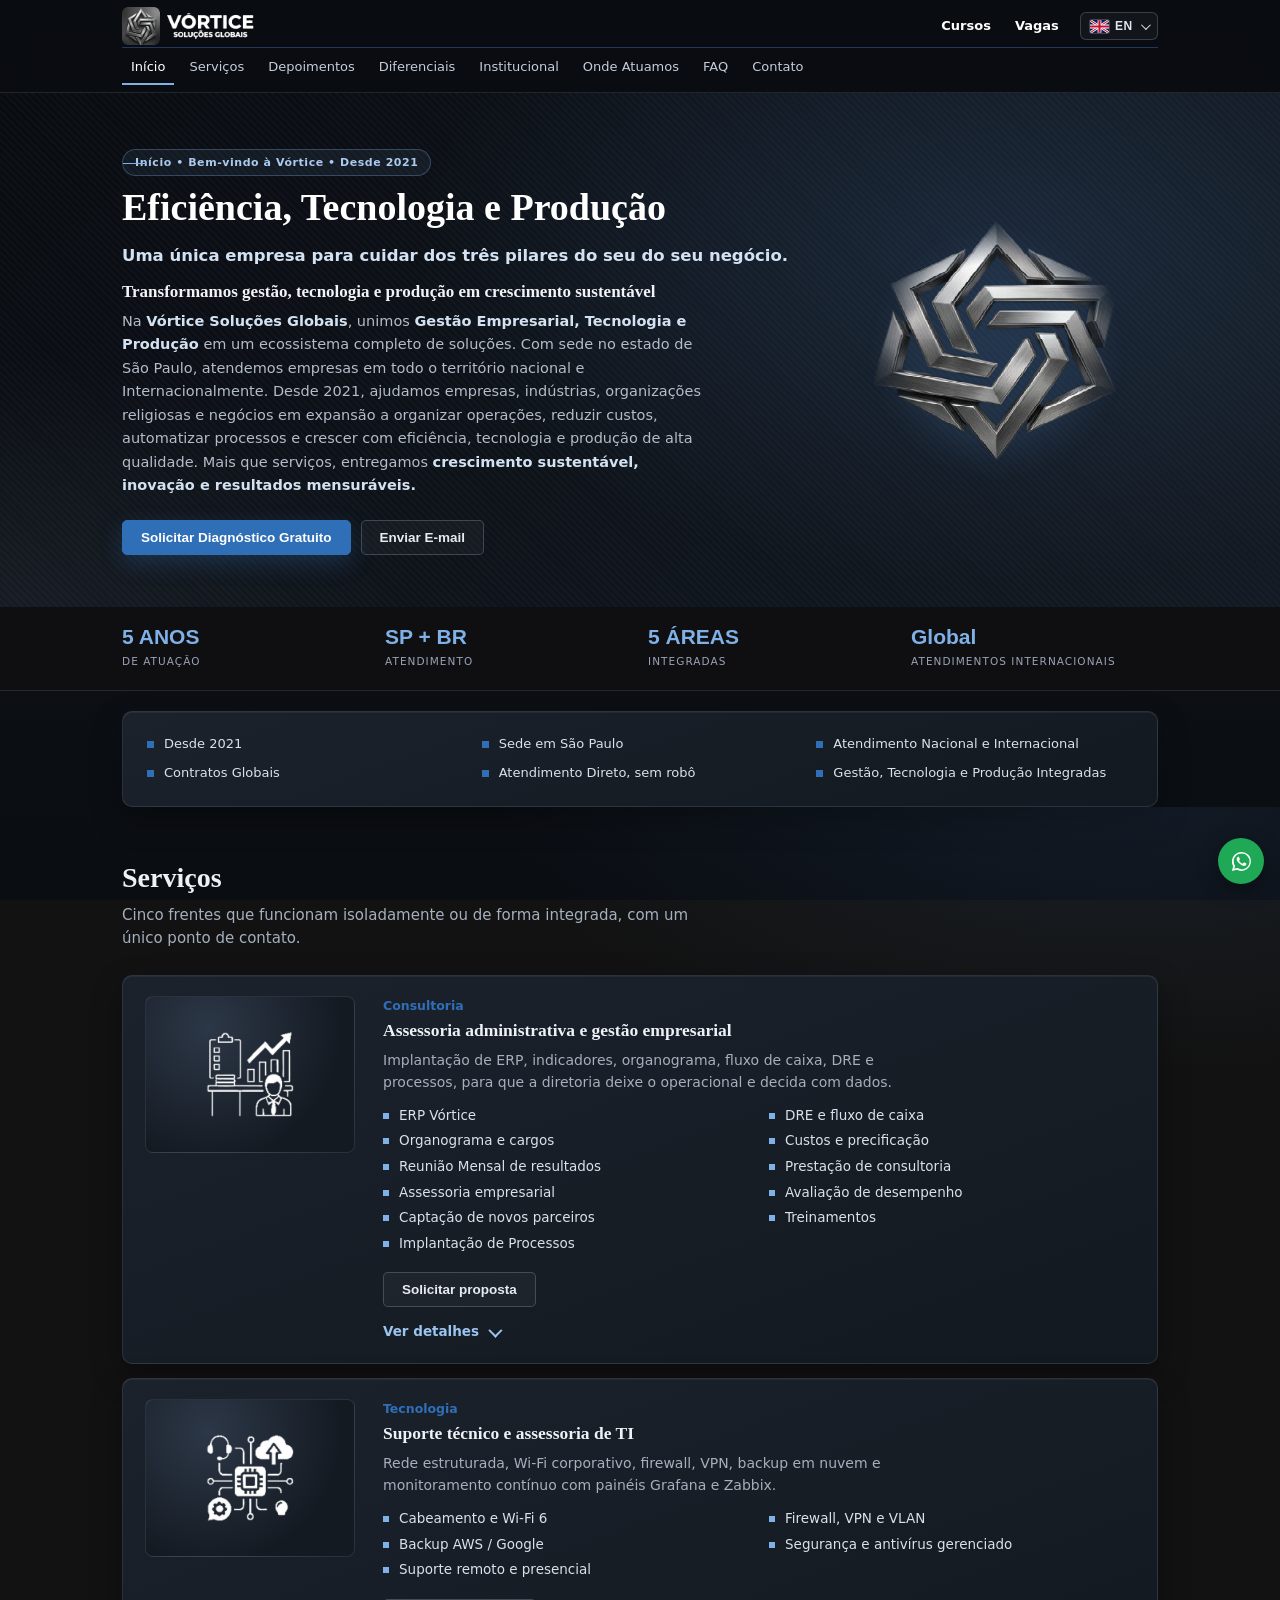
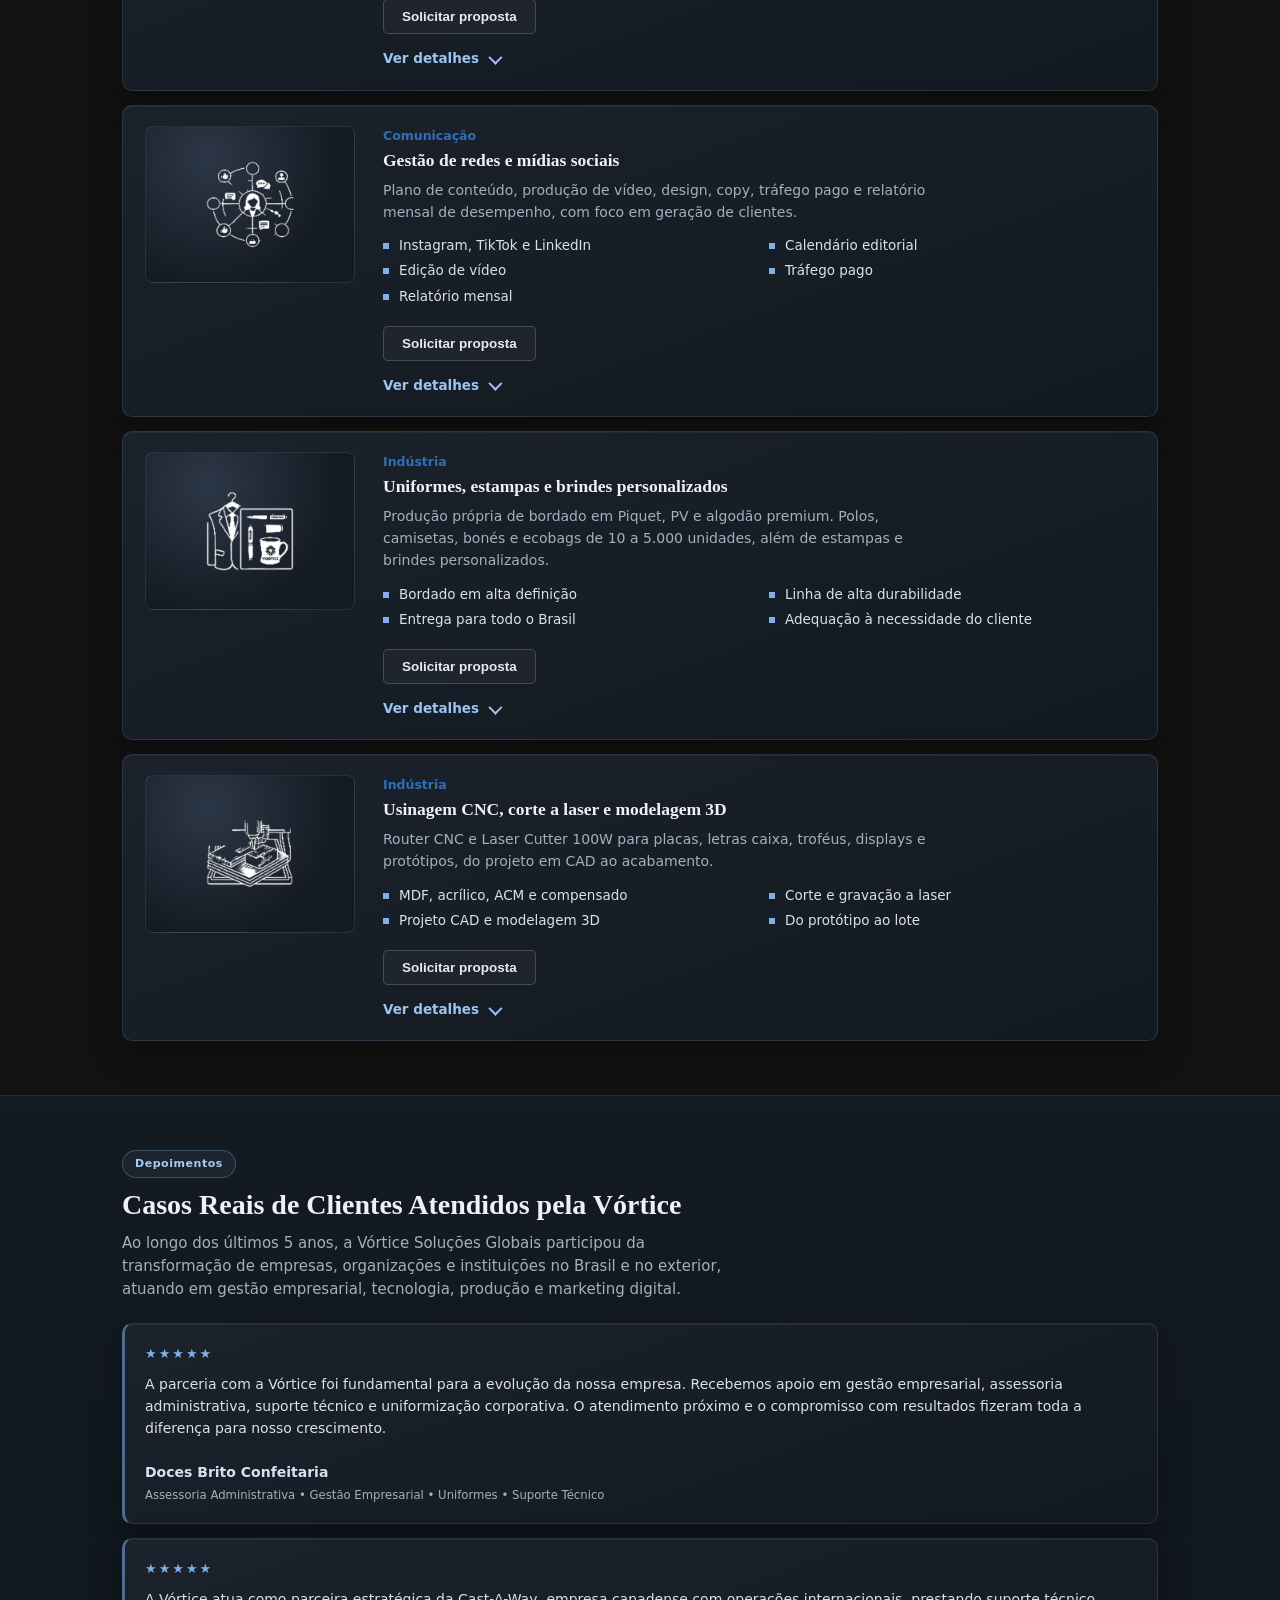
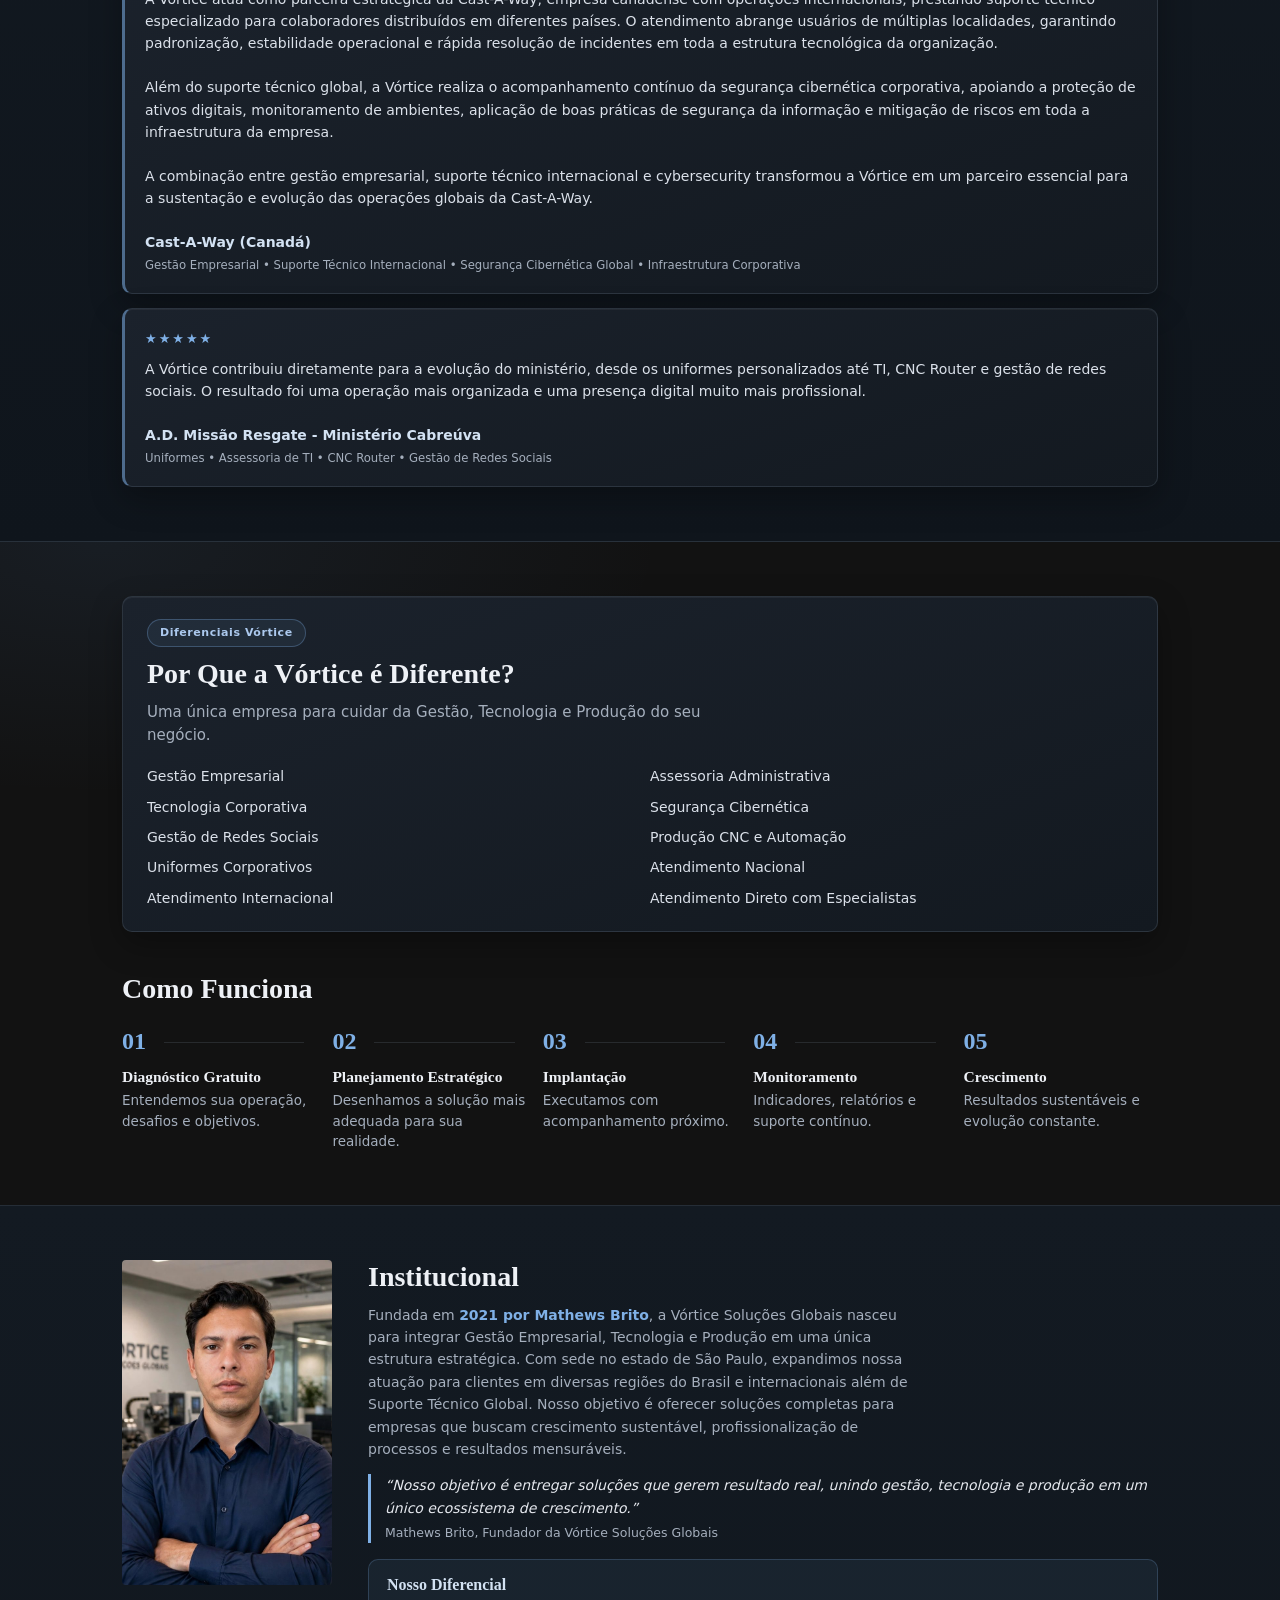
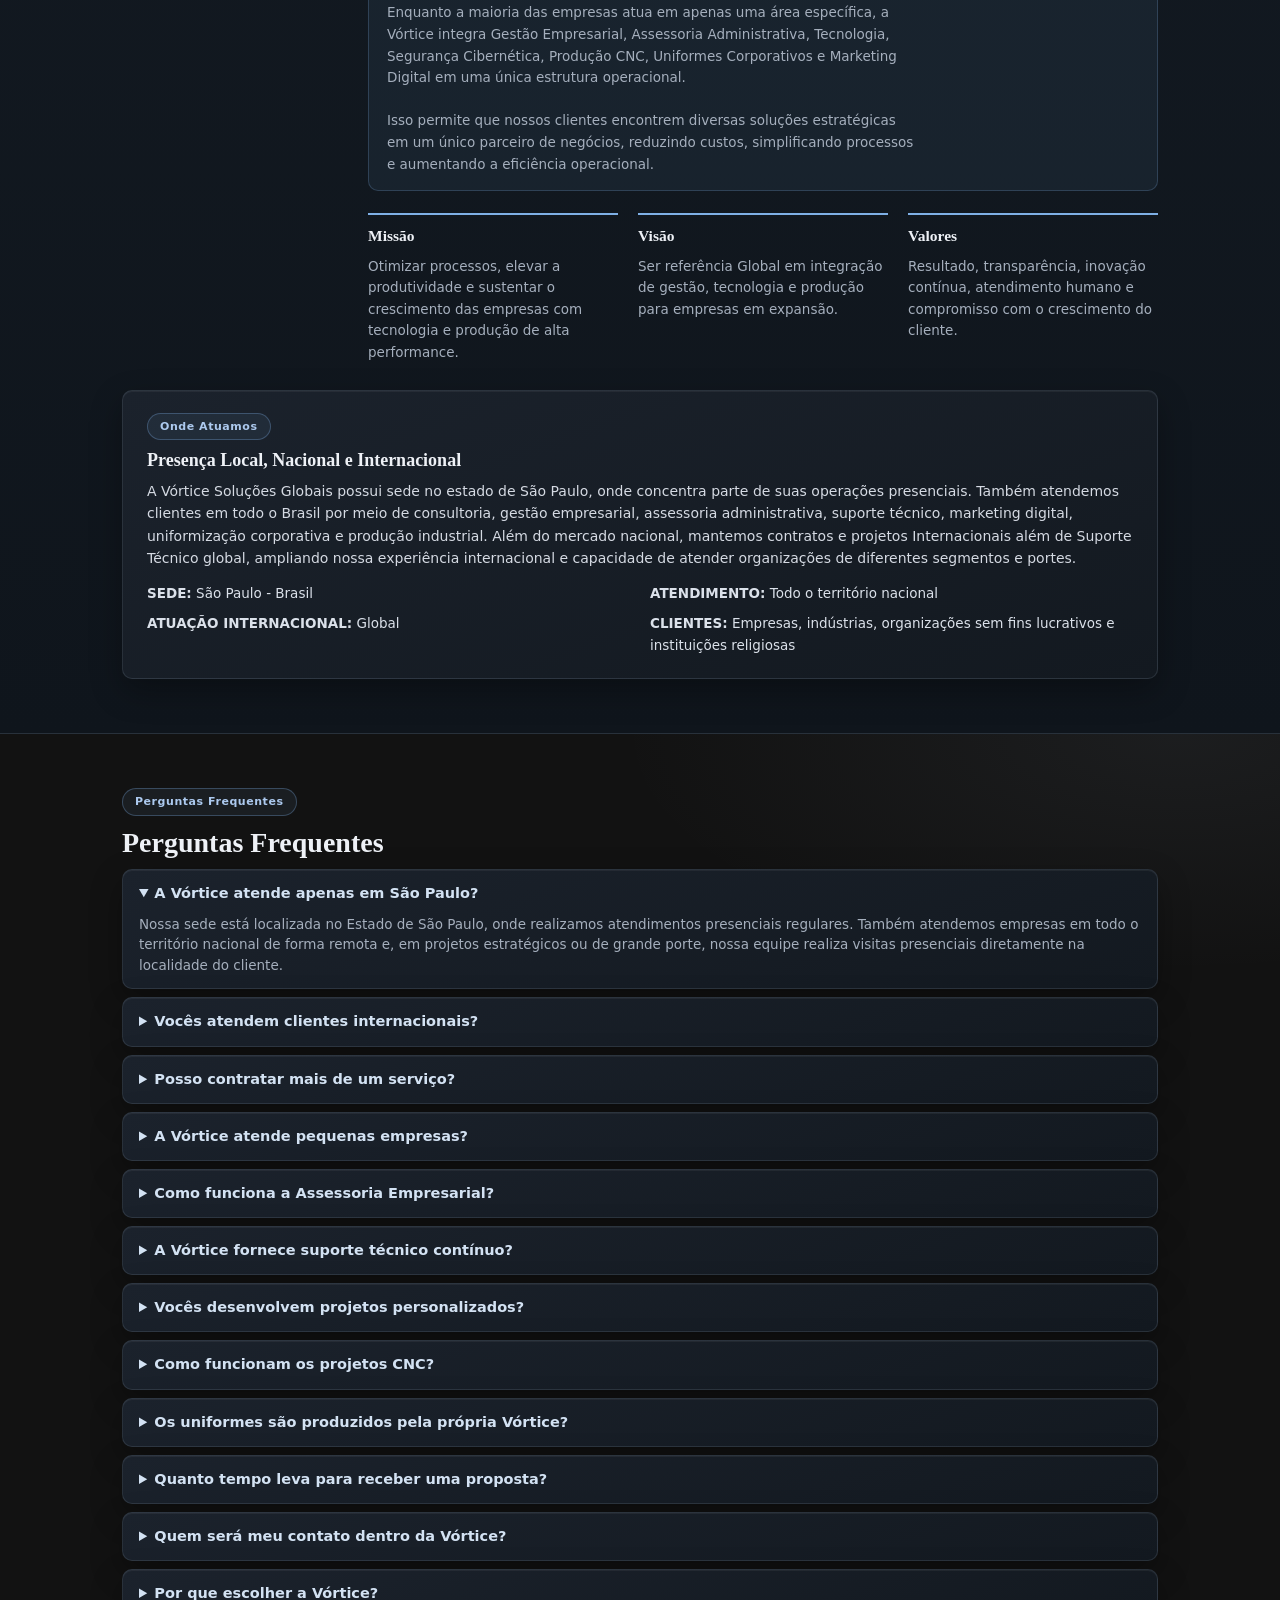
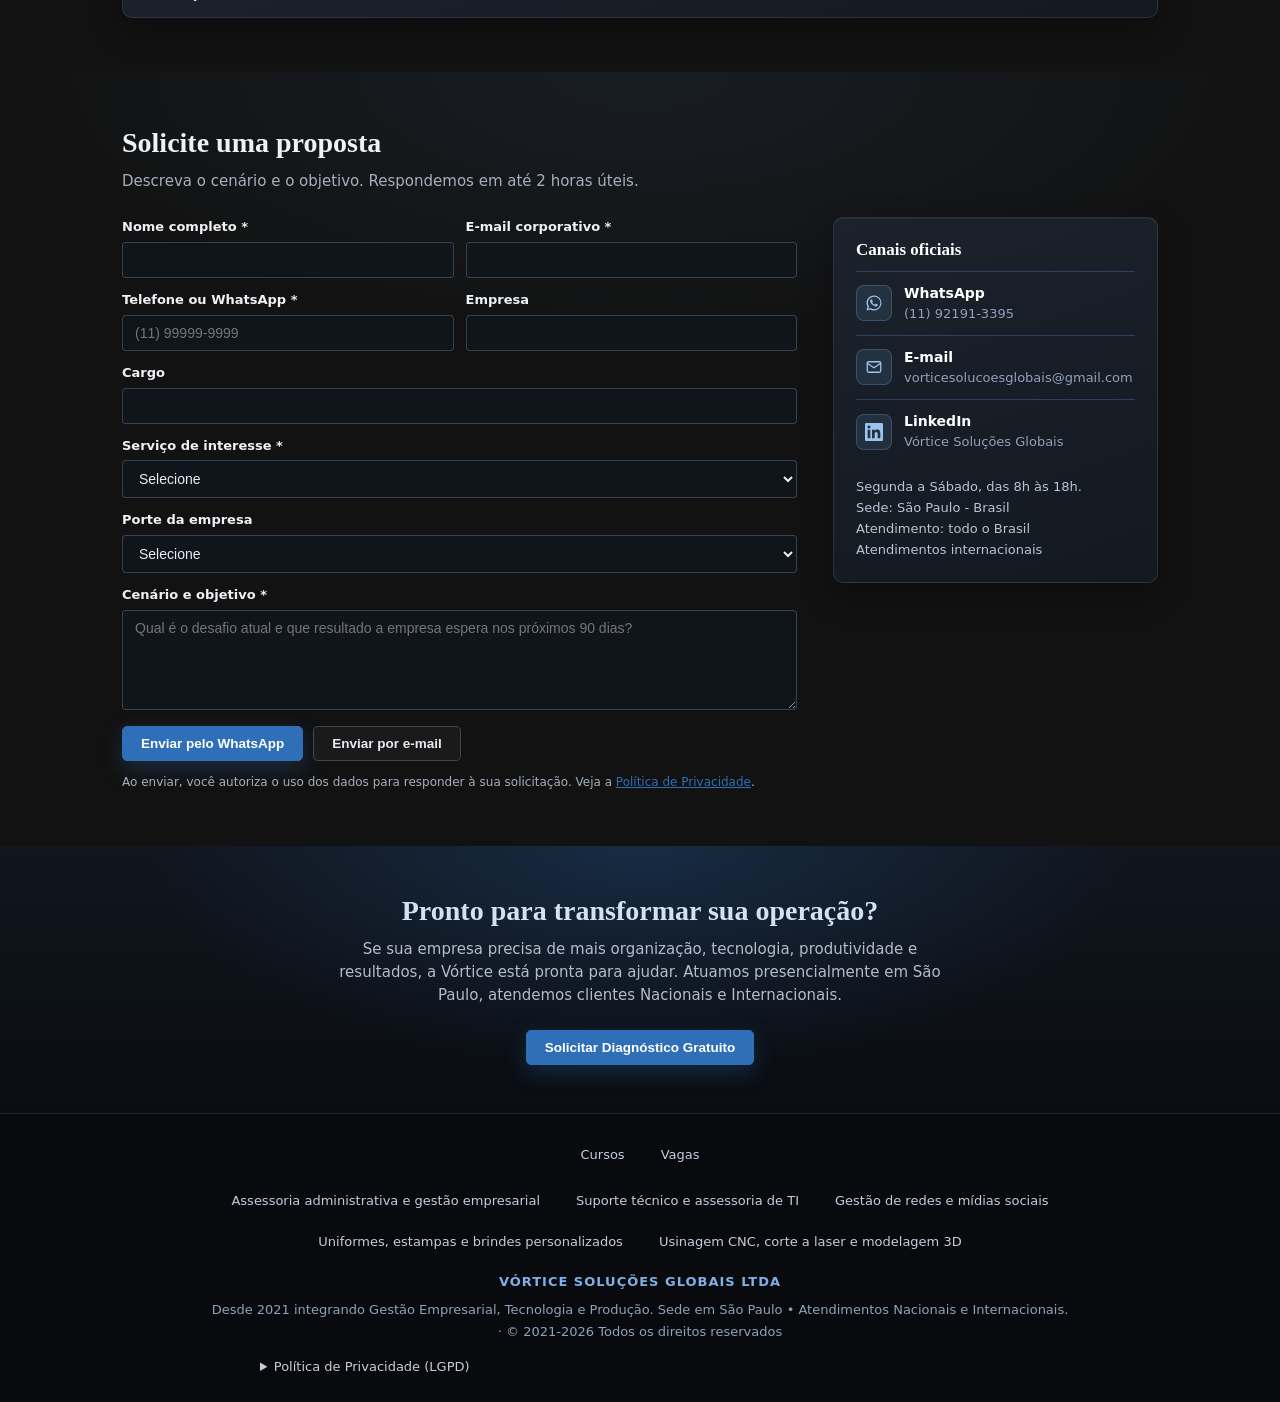
<file: index.html>
<!DOCTYPE html>
<html lang="pt-BR">
<head> <head>
<!-- Google Tag Manager -->
<script async src="https://www.googletagmanager.com/gtm.js?id=GTM-MSCD9CVK"></script>
<script>
  window.dataLayer = window.dataLayer || [];
  function gtag(){dataLayer.push(arguments);}
  gtag('js', new Date());
</script>
<!-- End Google Tag Manager -->

<!-- Microsoft Clarity -->
<script type="text/javascript">
    (function(c,l,a,r,i,t,y){
        c[a]=c[a]||function(){(c[a].q=c[a].q||[]).push(arguments)};
        t=l.createElement(r);t.async=1;t.src="https://www.clarity.ms/tag/"+i;
        y=l.getElementsByTagName(r)[0];y.parentNode.insertBefore(t,y);
    })(window, document, "clarity", "script", "zc88tfu3dp");
</script>
<!-- End Microsoft Clarity -->
<meta charset="UTF-8">
<meta name="viewport" content="width=device-width, initial-scale=1">
<meta http-equiv="Content-Security-Policy" content="default-src 'self'; script-src 'self' 'unsafe-inline' 'unsafe-eval' https://translate.google.com https://translate.googleapis.com https://translate-pa.googleapis.com https://www.googletagmanager.com https://www.clarity.ms https://connect.facebook.net; style-src 'self' 'unsafe-inline' https://fonts.googleapis.com https://www.gstatic.com; font-src 'self' https://fonts.gstatic.com data:; img-src 'self' data: blob: https:; connect-src 'self' https:; frame-src 'self' https://translate.google.com; object-src 'none'; base-uri 'self'; form-action 'self'; upgrade-insecure-requests;">
<meta name="referrer" content="strict-origin-when-cross-origin">
<meta http-equiv="Permissions-Policy" content="camera=(), microphone=(), geolocation=(), payment=(), usb=()">
<title>Vórtice Soluções Globais | Gestão, Tecnologia e Produção</title>
<meta name="description" content="Consultoria operacional, infraestrutura de TI, comunicação corporativa, uniformes bordados e usinagem CNC/laser. Atendimento em todo o Brasil.">
<meta property="og:type" content="website">
<meta property="og:title" content="Vórtice Soluções Globais | Gestão, Tecnologia e Produção">
<meta property="og:description" content="Consultoria, TI, comunicação e manufatura sob um único padrão de execução.">
<meta property="og:image" content="https://vorticesolucoesglobais-spec.github.io/Votice-Site/og.jpg">
<meta name="twitter:card" content="summary_large_image">
<meta property="og:url" content="https://vorticesolucoesglobais-spec.github.io/Votice-Site/">
<meta name="theme-color" content="#090b0f">
<link rel="icon" href="./favicon.png">
<link rel="canonical" href="https://vorticesolucoesglobais-spec.github.io/Votice-Site/">
<link rel="preconnect" href="https://fonts.googleapis.com">
<link rel="preconnect" href="https://fonts.gstatic.com" crossorigin>
<link href="https://fonts.googleapis.com/css2?family=IBM+Plex+Sans:wght@400;500;600&family=Source+Serif+4:wght@500;600;700&display=swap" rel="stylesheet">
<script>
/* Proteção anti-clickjacking: impede incorporação do site em iframes de terceiros */
(function(){
  if (window.top !== window.self) {
    try { window.top.location.replace(window.self.location.href); }
    catch (e) { document.documentElement.style.display = 'none'; }
  }
})();
</script>
<script type="application/ld+json">
{"@context":"https://schema.org","@type":"Organization","name":"Vórtice Soluções Globais","legalName":"Vórtice Soluções Globais LTDA","url":"https://vorticesolucoesglobais-spec.github.io/Votice-Site/","logo":"https://vorticesolucoesglobais-spec.github.io/Votice-Site/logo.png","foundingDate":"2021","founder":{"@type":"Person","name":"Mathews Brito"},"telephone":"+5511921913395","email":"vorticesolucoesglobais@gmail.com","address":{"@type":"PostalAddress","addressRegion":"SP","addressCountry":"BR"}}
</script>
<script type="application/ld+json">
{"@context":"https://schema.org","@graph":[
{"@type":"Service","name":"Assessoria administrativa e gestão empresarial","provider":{"@type":"Organization","name":"Vórtice Soluções Globais"},"areaServed":"BR"},
{"@type":"Service","name":"Suporte técnico e assessoria de TI","provider":{"@type":"Organization","name":"Vórtice Soluções Globais"},"areaServed":"BR"},
{"@type":"Service","name":"Gestão de redes e mídias sociais","provider":{"@type":"Organization","name":"Vórtice Soluções Globais"},"areaServed":"BR"},
{"@type":"Service","name":"Uniformes, estampas e brindes personalizados","provider":{"@type":"Organization","name":"Vórtice Soluções Globais"},"areaServed":"BR"},
{"@type":"Service","name":"Usinagem CNC e corte a laser","provider":{"@type":"Organization","name":"Vórtice Soluções Globais"},"areaServed":"BR"}]}
</script>
<link rel="stylesheet" href="./site.css">
<style>
/* ===== Escala visual refinada e executiva ===== */
html{scroll-padding-top:96px;max-width:100%;overflow-x:clip}
body{font-size:14.5px;line-height:1.6;max-width:100%;overflow-x:clip}
.w{max-width:1080px;padding:0 22px}

/* Cabeçalho e navegação mais compactos */
.bar{padding-top:7px;padding-bottom:7px;gap:12px}
.bar img{height:38px!important;width:auto!important;max-width:none!important}
nav{white-space:nowrap}
nav a{padding:7px 9px;font-size:13px}
nav a.ta{color:#fff;font-weight:600}
.lgb{padding:6px 9px;font-size:12px;gap:6px}
.fg{width:19px;height:13px}
.lgl button{padding:6px 9px;font-size:12px}

@media(min-width:861px){
  .bar{flex-wrap:wrap;row-gap:2px}
  nav.areas{order:2;margin-left:auto}#lg{order:2}
  nav.mn{order:3;width:100%;margin:0;padding-top:2px;border-top:1px solid #22385a}
  .steps{grid-template-columns:repeat(5,1fr)}
}

/* Tipografia e botões proporcionais */
h2{font-size:clamp(22px,2.5vw,28px);margin-bottom:10px}
h3{font-size:17.5px;margin-bottom:8px}
.lead{font-size:15px;line-height:1.55;max-width:64ch}
.eyebrow,.badge{font-size:11px;padding:4px 12px;margin-bottom:10px}
.btn{padding:9px 18px;font-size:13.5px;gap:8px;border-radius:5px;cursor:pointer}
.acts{gap:10px;margin-top:22px}

/* Seção inicial (Hero): sem quadrado em .pp e emblema ao lado do texto */
.hero{padding:56px 0 52px}
.hero .w{grid-template-columns:1.55fr .75fr;gap:40px;align-items:center}
.hero .w>div{min-width:0}
.hero h1{font-size:clamp(26px,3.4vw,38px);line-height:1.15;margin-bottom:14px}
.hv{margin-top:0;font-size:16.5px;line-height:1.42;max-width:60ch}
.hero h2{font-size:17px;margin:14px 0 8px}
.hero p.pp{background:none;border:none;box-shadow:none;padding:0;transition:none;font-size:14.5px;line-height:1.62;max-width:64ch;overflow-wrap:anywhere;word-break:normal}
.emb{width:100%;max-width:260px;height:auto;justify-self:center;align-self:center;display:block;-webkit-mask-image:radial-gradient(closest-side,#000 68%,transparent 100%);mask-image:radial-gradient(closest-side,#000 68%,transparent 100%)}

/* Faixa de números e credenciais */
.facts .w{gap:16px;padding-top:18px;padding-bottom:18px}
.sn{font-size:21px}
.sl{font-size:10.5px}
.cred{padding:15px 20px;margin-top:20px;gap:8px 18px;font-size:13px}

/* Seções gerais e cartões */
section{padding:54px 0}
.card{padding:22px 24px}

/* Serviços */
.svc{grid-template-columns:210px 1fr;gap:28px;padding:20px 22px;margin-top:14px}
.svc:first-of-type{margin-top:24px}
.svc small{font-size:12.5px;margin-bottom:4px}
.svc p{font-size:14px;line-height:1.58}
.tags{margin:12px 0 18px;gap:4px 20px;font-size:13.5px}
.dt{margin-top:14px;font-size:13.5px}
.dtc{margin-top:12px;padding:14px 18px}
.dtc h3{font-size:14.5px;margin:12px 0 4px}
.dtc p{font-size:13.5px;margin-top:6px}
.dtc li{padding:5px 0 5px 16px;font-size:13.5px}
.dtc li:before{top:13px;width:5px;height:5px}

/* Depoimentos */
.dg{gap:14px;margin-top:22px!important}
.tc{padding:18px 20px;font-size:14px;line-height:1.58}
.tc .st{font-size:13px}
.tc p{margin-top:8px}

/* Diferenciais e Como Funciona */
.g2{gap:8px 20px;font-size:14px;margin-top:18px!important}
#diferenciais h2[style]{margin-top:40px!important}
.steps{gap:16px;margin-top:22px}
.steps li{padding-top:40px}
.steps li:before{font-size:24px}
.steps li:after{top:14px;left:42px}
.steps h3{font-size:15.5px;margin-bottom:4px}
.steps p{font-size:13.5px;line-height:1.5}

/* Institucional e Onde Atuamos */
.about{grid-template-columns:210px 1fr;gap:36px}
.about p{font-size:14px;margin-top:10px}
.qt{margin-top:14px;padding-left:14px;font-size:14px}
.qt small{font-size:12.5px;margin-top:4px}
.gb{margin-top:16px;padding:15px 18px}
.gb h3{font-size:16px}
.gb p{font-size:13.5px}
.pr{gap:20px;margin-top:22px}
.pr div{padding-top:12px}
.pr h3{font-size:15.5px}
.pr p{font-size:13.5px}
#onde .card{margin-top:26px!important}
#onde h3{font-size:18px!important}
#onde p{font-size:14px}
#onde .g2{font-size:13.5px!important;margin-top:14px!important}

/* FAQ */
.fq{padding:12px 16px;margin-top:8px}
.fq summary{font-size:14.5px}
.fq p{font-size:13.5px;margin-top:8px;line-height:1.55}

/* Contato e Canais Oficiais */
.cols{grid-template-columns:1.35fr .65fr;gap:36px;margin-top:24px}
form{gap:12px}
.f2{gap:12px}
label{font-size:13px;gap:4px}
input,select,textarea{padding:9px 12px;font-size:14px}
textarea{min-height:100px}
.nt{font-size:12px}
.side{padding:22px}
.side h3{font-size:17px}
.side a{padding:10px 0;gap:12px;font-size:14px}
.side a span,.side p,footer details p{overflow-wrap:anywhere;word-break:normal}
.ic2{width:36px;height:36px;border-radius:8px}
.ic2 svg{width:18px;height:18px}
.side p{font-size:13px;margin-top:14px;line-height:1.6}

/* CTA, Rodapé, Cookies e Botão Flutuante */
.cta{padding:48px 0}
footer{padding:24px 0;font-size:13px}
.fl{gap:6px 18px;margin-bottom:12px}
.ck{padding:12px 20px;font-size:13px}
.ck .btn{padding:7px 14px;font-size:13px}
.fab{width:46px;height:46px;right:16px;bottom:16px}
.fab svg{width:23px;height:23px}

/* Modal de envio de E-mail (fallback universal para desktop/webmail) */
.em-modal[hidden]{display:none}
.em-modal{position:fixed;inset:0;z-index:9999;background:rgba(5,8,13,.78);backdrop-filter:blur(4px);display:flex;align-items:center;justify-content:center;padding:16px}
.em-box{width:100%;max-width:440px;background:linear-gradient(160deg,#1a222d 0%,#111720 100%);border:1px solid #2b4263;border-radius:10px;padding:22px;color:#e8edf4;box-shadow:0 20px 50px rgba(0,0,0,.55)}
.em-hd{display:flex;align-items:center;justify-content:space-between;gap:12px;margin-bottom:10px}
.em-hd h3{margin:0;font-size:17px;color:#fff}
.em-x{background:none;border:1px solid #2c3e58;color:#b8c4d4;border-radius:6px;width:30px;height:30px;font-size:16px;cursor:pointer;line-height:1}
.em-x:hover{color:#fff;border-color:#7fb0e6}
.em-addr{display:block;margin:10px 0 14px;padding:9px 12px;border-radius:6px;background:#0d1219;border:1px solid rgba(127,176,230,.32);color:#7fb0e6;font-family:monospace;font-size:13px;word-break:break-all}
.em-grid{display:grid;grid-template-columns:1fr 1fr;gap:8px;margin-top:12px}
.em-grid .btn{width:100%;justify-content:center;padding:9px 12px;font-size:13px}
.em-grid .full{grid-column:1/-1}

/* Abas internas (#cursos / #contratacoes) */
.view .ar{min-height:62vh}
.ar .g3{display:grid;grid-template-columns:repeat(auto-fit,minmax(260px,1fr));gap:16px;margin-top:18px}
.ar .cd{padding:22px;border-radius:10px;background:linear-gradient(160deg,#1b222c 0%,#131920 100%);border:1px solid var(--line);box-shadow:inset 0 1px 0 rgba(255,255,255,.05),0 12px 32px rgba(0,0,0,.30);transition:transform .25s,border-color .25s}
.ar .cd:hover{transform:translateY(-2px);border-color:rgba(127,176,230,.38)}
.ar .cd h3{font-size:17.5px;color:#fff}.ar .cd p{color:#b8c4d4;font-size:14px;margin-top:6px}.ar .cd a.link-oficial{display:inline-block;margin-top:10px;padding:8px 12px;border-radius:6px;background:#10151c;border:1px solid rgba(127,176,230,.35);color:#7fb0e6;font-family:monospace;font-size:13px;word-break:anywhere}.ar .cd .btn{margin-top:12px}
.ar .pl{display:inline-block;padding:4px 12px;border:1px solid rgba(127,176,230,.30);background:rgba(127,176,230,.08);border-radius:99px;color:#acc9ee;font-size:11px;font-weight:600}

/* Ajustes específicos para dispositivos móveis */
@media(max-width:860px){
  html{scroll-padding-top:104px}
  section{padding:42px 0}
  .bar{flex-wrap:wrap;gap:6px 10px}
  nav.areas{order:2;width:auto;margin-left:auto;overflow-x:visible}
  #lg{order:2}
  nav.mn{order:3;width:100%;margin:0;padding-top:4px;border-top:1px solid #22385a;overflow-x:auto;-webkit-overflow-scrolling:touch;scrollbar-width:none}
  nav.mn::-webkit-scrollbar{display:none}
  .hero{padding:40px 0 42px}
  .hero .w{grid-template-columns:1fr;gap:22px;text-align:left}
  .emb{max-width:170px;justify-self:center;order:-1}
  .facts .w{grid-template-columns:1fr 1fr;gap:14px}
  .svc{grid-template-columns:1fr;gap:16px;padding:18px}
  .svc .im{max-width:130px}
  .about{grid-template-columns:1fr;gap:22px}
  .about img{max-width:170px}
  .cols{grid-template-columns:1fr;gap:28px}
  input,select,textarea{font-size:16px}
}
@media(max-width:480px){
  .w{padding:0 16px}
  .bar{gap:6px 8px}
  .bar img{height:30px!important}
  nav.areas a{padding:5px 7px;font-size:12.5px}
  .lgb{padding:5px 7px;font-size:11.5px;gap:5px}
  .fg{width:17px;height:11px}
  .hv{font-size:15.5px}
  .hero h2{font-size:16px}
  .acts .btn{width:100%;justify-content:center}
  .em-grid{grid-template-columns:1fr}
  .fab{width:44px;height:44px;right:14px;bottom:14px}
  .fab svg{width:22px;height:22px}
}
</style>
</head>
<body>
<header>
<div class="w bar">
<a href="#inicio"><img src="./logo.png" alt="Vórtice Soluções Globais"></a>
<nav class="mn" aria-label="Principal"><a href="#inicio">Início</a><a href="#servicos">Serviços</a><a href="#depoimentos">Depoimentos</a><a href="#diferenciais">Diferenciais</a><a href="#sobre">Institucional</a><a href="#onde">Onde Atuamos</a><a href="#faq">FAQ</a><a href="#contato">Contato</a></nav>
<nav class="areas" aria-label="Áreas do site"><a class="ta" href="./cursos/">Cursos</a><a class="ta" href="./contratacoes/">Vagas</a></nav>
<div id="lg" class="lgm notranslate" translate="no"></div>
</div>
</header>

<main>
<div id="v-main">
<section id="inicio" class="hero">
<div class="w">
<div>
<span class="eyebrow">Início • Bem-vindo à <span translate="no">Vórtice</span> • Desde 2021</span>
<h1 id="heroTitle">Eficiência, Tecnologia e Produção</h1>
<div class="hv" id="heroSub">Uma única empresa para cuidar dos três pilares do seu do seu negócio.</div>
<h2 id="heroSec">Transformamos gestão, tecnologia e produção em crescimento sustentável</h2>
<p class="pp" id="heroDesc">Na <strong><span translate="no">Vórtice</span> Soluções Globais</strong>, unimos <strong>Gestão Empresarial, Tecnologia e Produção</strong> em um ecossistema completo de soluções. Com sede no estado de São Paulo, atendemos empresas em todo o território nacional e Internacionalmente. Desde 2021, ajudamos empresas, indústrias, organizações religiosas e negócios em expansão a organizar operações, reduzir custos, automatizar processos e crescer com eficiência, tecnologia e produção de alta qualidade. Mais que serviços, entregamos <strong>crescimento sustentável, inovação e resultados mensuráveis.</strong></p>
<div class="acts"><a class="btn" href="#contato">Solicitar Diagnóstico Gratuito</a><a class="btn dk" id="heroMailBtn" href="mailto:vorticesolucoesglobais@gmail.com?subject=Solicita%C3%A7%C3%A3o%20de%20Diagn%C3%B3stico">Enviar E-mail</a></div>
</div>
<img class="emb" src="./emblema.png" alt="Emblema da Vórtice Soluções Globais" width="356" height="362">
</div>
</section>

<div class="facts"><div class="w"><div><span class="sn">5 ANOS</span><span class="sl">De Atuação</span></div><div><span class="sn">SP + BR</span><span class="sl">Atendimento</span></div><div><span class="sn">5 ÁREAS</span><span class="sl">Integradas</span></div><div><span class="sn">Global</span><span class="sl">Atendimentos Internacionais</span></div></div></div>
<div class="w"><div class="card cred"><div>Desde 2021</div><div>Sede em São Paulo</div><div>Atendimento Nacional e Internacional</div><div>Contratos Globais</div><div>Atendimento Direto, sem robô</div><div>Gestão, Tecnologia e Produção Integradas</div></div></div>

<section id="servicos">
<div class="w">
<h2>Serviços</h2>
<p class="lead">Cinco frentes que funcionam isoladamente ou de forma integrada, com um único ponto de contato.</p>

<article class="svc"><div class="im"><img src="./svc-gestao.png" alt="" width="120" height="120" loading="lazy"></div><div>
<small>Consultoria</small>
<h3>Assessoria administrativa e gestão empresarial</h3>
<p>Implantação de ERP, indicadores, organograma, fluxo de caixa, DRE e processos, para que a diretoria deixe o operacional e decida com dados.</p>
<ul class="tags"><li>ERP <span translate="no">Vórtice</span></li><li>DRE e fluxo de caixa</li><li>Organograma e cargos</li><li>Custos e precificação</li><li>Reunião Mensal de resultados</li><li>Prestação de consultoria</li><li>Assessoria empresarial</li><li>Avaliação de desempenho</li><li>Captação de novos parceiros</li><li>Treinamentos</li><li>Implantação de Processos</li></ul>
<a class="btn out" data-wa="assessoria administrativa e gestão empresarial" href="https://wa.me/5511921913395" target="_blank" rel="noopener noreferrer">Solicitar proposta</a><details class="dt"><summary class="lnk"><span class="o">Ver detalhes</span><span class="c">Ocultar detalhes</span></summary><div class="dtc"><p class="k">SERVIÇO ÚNICO COMPLETO - Desde 2021 - 50+ empresas</p><h3>O que inclui de verdade</h3><ul><li>BPO Financeiro: contas a pagar/receber, fluxo de caixa diário, conciliação bancária, DRE com lucro real</li><li>RH e DP: admissão, folha, férias, 13º, rescisão, ponto, benefícios</li><li>Processos: POPs, organograma, descrição de cargos - sua empresa funciona sem você</li><li>ERP <span translate="no">Vórtice</span>: implantação completa, dashboard de KPIs, DRE, fluxo de caixa</li><li>Planejamento: OKRs, KPIs, reunião mensal de resultados com <span translate="no">Mathews Brito</span></li><li>Redução de custos: até 35% com negociação de fornecedores</li><li>Prestação de consultoria: diagnóstico completo, plano de ação e acompanhamento da implementação das melhorias na prática</li><li>Assessoria empresarial: suporte contínuo para o dono e para a diretoria na tomada de decisão</li><li>Avaliação de desempenho: avaliação de colaboradores, líderes e setores, com metas, indicadores, feedback estruturado e plano de desenvolvimento</li><li>Captação de novos parceiros: prospecção e aproximação com fornecedores, representantes, distribuidores e parceiros estratégicos</li><li>Treinamentos: treinamento de equipe, líderes e gestores em gestão, atendimento, vendas, processos, financeiro e uso do ERP</li><li>Suporte em produção: acompanhamento da rotina produtiva, organização do fluxo de produção, controle de qualidade e aumento de produtividade</li></ul><h3>Como trabalhamos</h3><p>Diagnóstico gratuito → Proposta → Implantação → Acompanhamento mensal</p><p>Resultado: Você sai do operacional e foca em crescimento.</p><p>Sede SP, atendimento nacional e Internacional(Global).</p></div></details>
</div></article>

<article class="svc"><div class="im"><img src="./svc-ti.png" alt="" width="120" height="120" loading="lazy"></div><div>
<small>Tecnologia</small>
<h3>Suporte técnico e assessoria de TI</h3>
<p>Rede estruturada, Wi-Fi corporativo, firewall, VPN, backup em nuvem e monitoramento contínuo com painéis Grafana e Zabbix.</p>
<ul class="tags"><li>Cabeamento e Wi-Fi 6</li><li>Firewall, VPN e VLAN</li><li>Backup AWS / Google</li><li>Segurança e antivírus gerenciado</li><li>Suporte remoto e presencial</li></ul>
<a class="btn out" data-wa="suporte técnico e assessoria de TI" href="https://wa.me/5511921913395" target="_blank" rel="noopener noreferrer">Solicitar proposta</a><details class="dt"><summary class="lnk"><span class="o">Ver detalhes</span><span class="c">Ocultar detalhes</span></summary><div class="dtc"><p class="k">TI que não para sua operação - 5 anos de atuação</p><h3>Inclui</h3><ul><li>Suporte SLA remoto, 24h presencial</li><li>Infra: Cabeamento estruturado certificado, Wi-Fi 6 corporativo, servidor local/nuvem, firewall, VPN, VLAN, patch panel</li><li>Segurança: Antivírus corporativo gerenciado, backup AWS/Google Drive/OneDrive, recuperação de desastres, monitoramento Zabbix + Grafana</li><li>Microsoft 365 e Google Workspace: e-mail profissional configurado</li><li>Automação: Scripts, IA, integrações, chatbots</li><li>LGPD: Adequação completa para não tomar multa</li></ul><p>Para quem: de 5 a dezenas de computadores sem equipe interna cara.</p><p>Fala direto com especialista, sem call center.</p><p>Atendimento nacional e Internacional.</p></div></details>
</div></article>

<article class="svc"><div class="im"><img src="./svc-redes.png" alt="" width="120" height="120" loading="lazy"></div><div>
<small>Comunicação</small>
<h3>Gestão de redes e mídias sociais</h3>
<p>Plano de conteúdo, produção de vídeo, design, copy, tráfego pago e relatório mensal de desempenho, com foco em geração de clientes.</p>
<ul class="tags"><li>Instagram, TikTok e LinkedIn</li><li>Calendário editorial</li><li>Edição de vídeo</li><li>Tráfego pago</li><li>Relatório mensal</li></ul>
<a class="btn out" data-wa="gestão de redes e mídias sociais" href="https://wa.me/5511921913395" target="_blank" rel="noopener noreferrer">Solicitar proposta</a><details class="dt"><summary class="lnk"><span class="o">Ver detalhes</span><span class="c">Ocultar detalhes</span></summary><div class="dtc"><p class="k">Não fazemos post bonito. Fazemos rede que gera lead.</p><h3>Inclui</h3><ul><li>Identidade Visual + Linha Editorial + calendário editorial</li><li>Pacotes Personalizados Reels/mês + carrosséis + Stories diários + copy que vende</li><li>Tráfego Pago Meta/Google/LinkedIn - lead qualificado + remarketing</li><li>Resposta de Directs e comentários - transformando em lead</li><li>Relatório mensal: alcance, engajamento, crescimento, leads gerados</li></ul><p>Resultados: Clientes com alcance orgânico / Crescimento constante seguidores/mês</p><p>Pacotes padrão: Você coleta a midia, a gente edita e posta.</p><p>Pacotes premium: Nós Coletamos a Midia, editamos e postamos.</p><p>Diferencial: Entendemos de gestão, então conteúdo atrai cliente de ticket alto.</p></div></details>
</div></article>

<article class="svc"><div class="im"><img src="./svc-uniformes.png" alt="" width="120" height="120" loading="lazy"></div><div>
<small>Indústria</small>
<h3>Uniformes, estampas e brindes personalizados</h3>
<p>Produção própria de bordado em Piquet, PV e algodão premium. Polos, camisetas, bonés e ecobags de 10 a 5.000 unidades, além de estampas e brindes personalizados.</p>
<ul class="tags"><li>Bordado em alta definição</li><li>Linha de alta durabilidade</li><li>Entrega para todo o Brasil</li><li>Adequação à necessidade do cliente</li></ul>
<a class="btn out" data-wa="uniformes, estampas e brindes personalizados" href="https://wa.me/5511921913395" target="_blank" rel="noopener noreferrer">Solicitar proposta</a><details class="dt"><summary class="lnk"><span class="o">Ver detalhes</span><span class="c">Ocultar detalhes</span></summary><div class="dtc"><p class="k">Produção própria, não terceirizado</p><h3>Fornecemos</h3><ul><li>Modelos: Camisetas, Polos Piquet, Camisas Sociais, Calças, Jalecos, Jaquetas, Coletes, NR10, Brigadista, Bombeiro Civil, EPIs certificados</li><li>Tecidos: Algodão, poliéster, dry-fit, brim, oxford, Piquet premium - não desbota, não encolhe</li><li>Personalização: Bordado alta definição 15 cores linha dourada premium que não desbota, serigrafia, sublimação, DTF, bordado 3D</li></ul><p>Atendimento: 10 a 5.000 unidades, grade PP ao G5</p><p>Entrega: SP e todo Brasil.</p></div></details>
</div></article>

<article class="svc"><div class="im"><img src="./svc-cnc.png" alt="" width="120" height="120" loading="lazy"></div><div>
<small>Indústria</small>
<h3>Usinagem CNC, corte a laser e modelagem 3D</h3>
<p>Router CNC e Laser Cutter 100W para placas, letras caixa, troféus, displays e protótipos, do projeto em CAD ao acabamento.</p>
<ul class="tags"><li>MDF, acrílico, ACM e compensado</li><li>Corte e gravação a laser</li><li>Projeto CAD e modelagem 3D</li><li>Do protótipo ao lote</li></ul>
<a class="btn out" data-wa="usinagem CNC, corte a laser e modelagem 3D" href="https://wa.me/5511921913395" target="_blank" rel="noopener noreferrer">Solicitar proposta</a><details class="dt"><summary class="lnk"><span class="o">Ver detalhes</span><span class="c">Ocultar detalhes</span></summary><div class="dtc"><p class="k">Router CNC + Laser Cutter 100W com corte azul</p><h3>Fazemos</h3><ul><li>CNC Router: MDF, ACM, Acrílico, Compensado, Policarbonato - letras caixa, painéis</li><li>Corte e gravação a Laser: MDF, Acrílico, Couro, Tecido, Papel, Metal fino</li><li>Impressão 3D: FDM, resina, ABS, PETG, Nylon, TPU - protótipos e peças finais</li><li>Modelagem 3D: Do sketch ao produto final com render realista antes</li><li>Automação: Esteiras, dispositivos, garras pneumáticas</li></ul><p>Para quem: Marcenarias, comunicação visual, arquitetura, engenharia, indústria, designers, eventos</p><p>Diferencial: Precisão, acabamento premium sem rebarba, orçamento, entrega SP</p><p>Manda foto, DXF, DWG, STL, PDF no WhatsApp: (11) 92191-3395</p><p>Do protótipo a 1000 unidades - sem quantidade mínima</p></div></details>
</div></article>
</div>
</section>

<section id="depoimentos" class="alt"><div class="w"><span class="badge">Depoimentos</span><h2>Casos Reais de Clientes Atendidos pela <span translate="no">Vórtice</span></h2><p class="lead">Ao longo dos últimos 5 anos, a <span translate="no">Vórtice</span> Soluções Globais participou da transformação de empresas, organizações e instituições no Brasil e no exterior, atuando em gestão empresarial, tecnologia, produção e marketing digital.</p><div class="dg rv" style="margin-top:22px"><div class="tc"><span class="st">★★★★★</span><p>A parceria com a <span translate="no">Vórtice</span> foi fundamental para a evolução da nossa empresa. Recebemos apoio em gestão empresarial, assessoria administrativa, suporte técnico e uniformização corporativa. O atendimento próximo e o compromisso com resultados fizeram toda a diferença para nosso crescimento.</p><br><strong>Doces Brito Confeitaria</strong><br><small>Assessoria Administrativa • Gestão Empresarial • Uniformes • Suporte Técnico</small></div><div class="tc"><span class="st">★★★★★</span><p>A <span translate="no">Vórtice</span> atua como parceira estratégica da Cast-A-Way, empresa canadense com operações internacionais, prestando suporte técnico especializado para colaboradores distribuídos em diferentes países. O atendimento abrange usuários de múltiplas localidades, garantindo padronização, estabilidade operacional e rápida resolução de incidentes em toda a estrutura tecnológica da organização.<br><br>Além do suporte técnico global, a <span translate="no">Vórtice</span> realiza o acompanhamento contínuo da segurança cibernética corporativa, apoiando a proteção de ativos digitais, monitoramento de ambientes, aplicação de boas práticas de segurança da informação e mitigação de riscos em toda a infraestrutura da empresa.<br><br>A combinação entre gestão empresarial, suporte técnico internacional e cybersecurity transformou a <span translate="no">Vórtice</span> em um parceiro essencial para a sustentação e evolução das operações globais da Cast-A-Way.</p><br><strong>Cast-A-Way (Canadá)</strong><br><small>Gestão Empresarial • Suporte Técnico Internacional • Segurança Cibernética Global • Infraestrutura Corporativa</small></div><div class="tc"><span class="st">★★★★★</span><p>A <span translate="no">Vórtice</span> contribuiu diretamente para a evolução do ministério, desde os uniformes personalizados até TI, CNC Router e gestão de redes sociais. O resultado foi uma operação mais organizada e uma presença digital muito mais profissional.</p><br><strong>A.D. Missão Resgate - Ministério Cabreúva</strong><br><small>Uniformes • Assessoria de TI • CNC Router • Gestão de Redes Sociais</small></div></div></div></section>

<section id="diferenciais"><div class="w"><div class="card"><span class="badge">Diferenciais <span translate="no">Vórtice</span></span><h2>Por Que a <span translate="no">Vórtice</span> é Diferente?</h2><p class="lead">Uma única empresa para cuidar da Gestão, Tecnologia e Produção do seu negócio.</p><div class="g2 rv" style="margin-top:18px"><div>Gestão Empresarial</div><div>Assessoria Administrativa</div><div>Tecnologia Corporativa</div><div>Segurança Cibernética</div><div>Gestão de Redes Sociais</div><div>Produção CNC e Automação</div><div>Uniformes Corporativos</div><div>Atendimento Nacional</div><div>Atendimento Internacional</div><div>Atendimento Direto com Especialistas</div></div></div><h2 style="margin-top:40px">Como Funciona</h2><ol class="steps rv"><li><h3>Diagnóstico Gratuito</h3><p>Entendemos sua operação, desafios e objetivos.</p></li><li><h3>Planejamento Estratégico</h3><p>Desenhamos a solução mais adequada para sua realidade.</p></li><li><h3>Implantação</h3><p>Executamos com acompanhamento próximo.</p></li><li><h3>Monitoramento</h3><p>Indicadores, relatórios e suporte contínuo.</p></li><li><h3>Crescimento</h3><p>Resultados sustentáveis e evolução constante.</p></li></ol></div></section>

<section id="sobre" class="alt"><div class="w about"><img src="./foto.jpg" alt="Mathews Brito, fundador da Vórtice" width="260" height="325" loading="lazy"><div>
<h2>Institucional</h2>
<p>Fundada em <strong style="color:#7fb0e6">2021 por <span translate="no">Mathews Brito</span></strong>, a <span translate="no">Vórtice</span> Soluções Globais nasceu para integrar Gestão Empresarial, Tecnologia e Produção em uma única estrutura estratégica. Com sede no estado de São Paulo, expandimos nossa atuação para clientes em diversas regiões do Brasil e internacionais além de Suporte Técnico Global. Nosso objetivo é oferecer soluções completas para empresas que buscam crescimento sustentável, profissionalização de processos e resultados mensuráveis.</p>
<div class="qt">“Nosso objetivo é entregar soluções que gerem resultado real, unindo gestão, tecnologia e produção em um único ecossistema de crescimento.”<small><span translate="no">Mathews Brito</span>, Fundador da <span translate="no">Vórtice</span> Soluções Globais</small></div>
<div class="gb"><h3>Nosso Diferencial</h3><p style="margin-top:0">Enquanto a maioria das empresas atua em apenas uma área específica, a <span translate="no">Vórtice</span> integra Gestão Empresarial, Assessoria Administrativa, Tecnologia, Segurança Cibernética, Produção CNC, Uniformes Corporativos e Marketing Digital em uma única estrutura operacional.<br><br>Isso permite que nossos clientes encontrem diversas soluções estratégicas em um único parceiro de negócios, reduzindo custos, simplificando processos e aumentando a eficiência operacional.</p></div>
<div class="pr"><div><h3>Missão</h3><p>Otimizar processos, elevar a produtividade e sustentar o crescimento das empresas com tecnologia e produção de alta performance.</p></div><div><h3>Visão</h3><p>Ser referência Global em integração de gestão, tecnologia e produção para empresas em expansão.</p></div><div><h3>Valores</h3><p>Resultado, transparência, inovação contínua, atendimento humano e compromisso com o crescimento do cliente.</p></div></div>
</div></div>
<div class="w" id="onde"><div class="card" style="margin-top:26px"><span class="badge">Onde Atuamos</span><h3 style="font-size:18px">Presença Local, Nacional e Internacional</h3><p style="color:#d5dae3">A <span translate="no">Vórtice</span> Soluções Globais possui sede no estado de São Paulo, onde concentra parte de suas operações presenciais. Também atendemos clientes em todo o Brasil por meio de consultoria, gestão empresarial, assessoria administrativa, suporte técnico, marketing digital, uniformização corporativa e produção industrial. Além do mercado nacional, mantemos contratos e projetos Internacionais além de Suporte Técnico global, ampliando nossa experiência internacional e capacidade de atender organizações de diferentes segmentos e portes.</p><div class="g2" style="margin-top:14px;font-size:13.5px"><div><strong>SEDE:</strong> São Paulo - Brasil</div><div><strong>ATENDIMENTO:</strong> Todo o território nacional</div><div><strong>ATUAÇÃO INTERNACIONAL:</strong> Global</div><div><strong>CLIENTES:</strong> Empresas, indústrias, organizações sem fins lucrativos e instituições religiosas</div></div></div></div></section>

<section id="faq"><div class="w"><span class="badge">Perguntas Frequentes</span><h2>Perguntas Frequentes</h2><details class="fq" open><summary>A <span translate="no">Vórtice</span> atende apenas em São Paulo?</summary><p>Nossa sede está localizada no Estado de São Paulo, onde realizamos atendimentos presenciais regulares. Também atendemos empresas em todo o território nacional de forma remota e, em projetos estratégicos ou de grande porte, nossa equipe realiza visitas presenciais diretamente na localidade do cliente.</p></details><details class="fq"><summary>Vocês atendem clientes internacionais?</summary><p>Sim. Atualmente mantemos contratos e projetos internacionais, oferecendo suporte tecnológico, gestão empresarial, segurança cibernética e consultoria especializada para operações internacionais.</p></details><details class="fq"><summary>Posso contratar mais de um serviço?</summary><p>Sim. Muitos clientes utilizam duas ou mais soluções da <span translate="no">Vórtice</span> simultaneamente. Nosso diferencial é justamente integrar Gestão Empresarial, Tecnologia e Produção dentro da mesma estrutura operacional.</p></details><details class="fq"><summary>A <span translate="no">Vórtice</span> atende pequenas empresas?</summary><p>Sim. Atendemos pequenos negócios, empresas em crescimento, indústrias, instituições religiosas, profissionais autônomos e organizações de médio porte.</p></details><details class="fq"><summary>Como funciona a Assessoria Empresarial?</summary><p>Inicialmente realizamos um diagnóstico da operação do cliente. A partir dessa análise, desenvolvemos processos, indicadores, relatórios gerenciais, controles financeiros e ferramentas que ajudam a empresa a crescer de forma organizada e sustentável.</p></details><details class="fq"><summary>A <span translate="no">Vórtice</span> fornece suporte técnico contínuo?</summary><p>Sim. Oferecemos suporte remoto e presencial, monitoramento de infraestrutura, administração de redes, segurança cibernética, backup corporativo e acompanhamento contínuo das operações de TI.</p></details><details class="fq"><summary>Vocês desenvolvem projetos personalizados?</summary><p>Sim. Cada empresa possui necessidades específicas. Todos os projetos são avaliados individualmente para que possamos apresentar uma solução adequada à realidade e aos objetivos do cliente.</p></details><details class="fq"><summary>Como funcionam os projetos CNC?</summary><p>Basta enviar uma foto, desenho ou arquivo técnico. Nossa equipe analisa a demanda, elabora o projeto quando necessário e produz as peças utilizando tecnologia CNC Router, laser e outros processos industriais.</p></details><details class="fq"><summary>Os uniformes são produzidos pela própria <span translate="no">Vórtice</span>?</summary><p>Trabalhamos com produção própria e parceiros homologados para garantir qualidade, padronização e acabamento profissional em todos os uniformes corporativos.</p></details><details class="fq"><summary>Quanto tempo leva para receber uma proposta?</summary><p>Após entendermos sua necessidade, normalmente enviamos um diagnóstico inicial e uma proposta personalizada em até 24 horas úteis.</p></details><details class="fq"><summary>Quem será meu contato dentro da <span translate="no">Vórtice</span>?</summary><p>Prezamos pelo relacionamento próximo com nossos clientes. Dependendo do projeto, o atendimento pode ser realizado diretamente pelo fundador <span translate="no">Mathews Brito</span> ou por especialistas responsáveis pela execução da solução contratada.</p></details><details class="fq"><summary>Por que escolher a <span translate="no">Vórtice</span>?</summary><p>Porque reunimos Gestão Empresarial, Assessoria Administrativa, Tecnologia, Segurança Cibernética, Redes Sociais, Uniformes Corporativos e Produção CNC em uma única empresa. Isso significa menos fornecedores, mais integração e mais resultados para o seu negócio.</p></details></div></section>

<section id="contato">
<div class="w">
<h2>Solicite uma proposta</h2>
<p class="lead">Descreva o cenário e o objetivo. Respondemos em até 2 horas úteis.</p>
<div class="cols">
<form id="f">
<div class="f2">
<label>Nome completo *<input name="nome" autocomplete="name" minlength="2" maxlength="120" required></label>
<label>E-mail corporativo *<input name="email" type="email" autocomplete="email" maxlength="140" required></label>
</div>
<div class="f2">
<label>Telefone ou WhatsApp *<input name="tel" type="tel" autocomplete="tel" placeholder="(11) 99999-9999" pattern="[0-9+\-\s().]{8,30}" maxlength="30" required></label>
<label>Empresa<input name="empresa" autocomplete="organization" maxlength="120"></label>
</div>
<label>Cargo<input name="cargo" autocomplete="organization-title" maxlength="100"></label>
<label>Serviço de interesse *
<select name="svc" required>
<option value="">Selecione</option>
<option>Assessoria administrativa e gestão empresarial</option>
<option>Suporte técnico e assessoria de TI</option>
<option>Gestão de redes e mídias sociais</option>
<option>Uniformes, estampas e brindes personalizados</option>
<option>Usinagem CNC, corte a laser e modelagem 3D</option>
<option>Mais de um serviço (pacote integrado)</option>
</select></label>
<label>Porte da empresa<select name="porte"><option value="">Selecione</option><option>Até 10 colaboradores</option><option>11 a 50 colaboradores</option><option>51 a 200 colaboradores</option><option>Mais de 200 colaboradores</option></select></label>
<input class="hp" name="website" tabindex="-1" autocomplete="off" aria-hidden="true">
<label>Cenário e objetivo *<textarea name="msg" placeholder="Qual é o desafio atual e que resultado a empresa espera nos próximos 90 dias?" minlength="10" maxlength="2000" required></textarea></label>
<div class="acts" style="margin-top:4px">
<button class="btn" type="submit">Enviar pelo WhatsApp</button>
<button class="btn out" type="button" id="mail">Enviar por e-mail</button>
</div>
<p class="nt">Ao enviar, você autoriza o uso dos dados para responder à sua solicitação. Veja a <a href="#privacidade">Política de Privacidade</a>.</p>
</form>

<aside class="side">
<h3>Canais oficiais</h3>
<a data-wa="" href="https://wa.me/5511921913395" target="_blank" rel="noopener noreferrer" style="margin-top:10px"><i class="ic2"><svg viewBox="0 0 24 24"><path d="M19.05 4.91A9.82 9.82 0 0 0 12.03 2C6.49 2 2 6.5 2 12.05c0 1.77.46 3.5 1.34 5.03L2 22l5.04-1.32a9.87 9.87 0 0 0 4.71 1.2h.02c5.54 0 10.04-4.5 10.04-10.04 0-2.68-1.04-5.2-2.93-7.1l-.03-.03zM12.03 20.03h-.01a8.18 8.18 0 0 1-4.17-1.14l-.3-.18-3 .79.79-2.93-.2-.3A8.19 8.19 0 0 1 3.86 12c0-4.56 3.71-8.27 8.28-8.27 2.21 0 4.29.86 5.85 2.43a8.22 8.22 0 0 1 2.42 5.85c0 4.56-3.72 8.27-8.28 8.27zm4.54-6.19c-.25-.12-1.47-.73-1.7-.81-.23-.09-.39-.12-.56.12-.17.25-.65.81-.8.97-.14.17-.29.19-.54.06-.25-.12-1.05-.39-2-1.24-.74-.66-1.24-1.47-1.38-1.72-.14-.25-.02-.38.11-.51.11-.11.25-.29.37-.43.12-.14.16-.25.25-.41.08-.17.04-.31-.02-.43-.06-.12-.56-1.35-.77-1.85-.2-.48-.41-.42-.56-.42h-.48c-.17 0-.43.06-.66.31-.23.25-.87.85-.87 2.07s.89 2.4 1.02 2.57c.12.17 1.75 2.67 4.24 3.75.59.26 1.05.41 1.41.53.59.19 1.13.16 1.55.1.47-.07 1.47-.6 1.68-1.18.21-.58.21-1.07.14-1.18-.06-.11-.23-.17-.48-.29z"/></svg></i><span><strong>WhatsApp</strong><small id="sideWppTxt">(11) 92191-3395</small></span></a>
<a id="sideMailLink" href="mailto:vorticesolucoesglobais@gmail.com"><i class="ic2"><svg viewBox="0 0 24 24" fill="none" stroke="currentColor" stroke-width="1.7" stroke-linecap="round" stroke-linejoin="round"><rect x="3" y="5" width="18" height="14" rx="2"/><path d="M3 7l9 6 9-6"/></svg></i><span><strong>E-mail</strong><small id="sideMailTxt">vorticesolucoesglobais@gmail.com</small></span></a>
<a id="sideLinkedinLink" href="https://www.linkedin.com/in/v%C3%B3rtice-solu%C3%A7%C3%B5es-globais-076940450/" target="_blank" rel="noopener noreferrer"><i class="ic2"><svg viewBox="0 0 24 24"><path d="M20.447 20.452h-3.554v-5.569c0-1.328-.027-3.037-1.852-3.037-1.853 0-2.136 1.445-2.136 2.939v5.667H9.351V9h3.414v1.561h.046c.477-.9 1.637-1.85 3.37-1.85 3.601 0 4.267 2.37 4.267 5.455v6.286zM5.337 7.433c-1.144 0-2.063-.926-2.063-2.065 0-1.138.92-2.063 2.063-2.063 1.14 0 2.064.925 2.064 2.063 0 1.139-.925 2.065-2.064 2.065zm1.782 13.019H3.555V9h3.564v11.452zM22.225 0H1.771C.792 0 0 .774 0 1.729v20.542C0 23.227.792 24 1.771 24h20.451C23.2 24 24 23.227 24 22.271V1.729C24 .774 23.2 0 22.222 0h.003z"/></svg></i><span><strong>LinkedIn</strong><small><span translate="no">Vórtice</span> Soluções Globais</small></span></a>
<p id="sideHorarioTxt">Segunda a Sábado, das 8h às 18h.<br>Sede: São Paulo - Brasil<br>Atendimento: todo o Brasil<br>Atendimentos internacionais <br>
</aside>
</div>
</div>
</section>
<section class="cta"><div class="w"><h2>Pronto para transformar sua operação?</h2><p class="lead">Se sua empresa precisa de mais organização, tecnologia, produtividade e resultados, a <span translate="no">Vórtice</span> está pronta para ajudar. Atuamos presencialmente em São Paulo, atendemos clientes Nacionais e Internacionais.</p><div class="acts"><a class="btn" href="#contato">Solicitar Diagnóstico Gratuito</a></div></div></section>
</div>

<!-- Views internas de fallback (#cursos / #contratacoes) -->
<div class="view" id="v-cursos" hidden><section id="cursos" class="ar"><div class="w">
<h2>Cursos</h2><p class="lead">Acesse nossa vitrine oficial de cursos e treinamentos na Hotmart.</p>
<div class="g3">
  <div class="cd">
    <span class="pl">Plataforma Oficial • Hotmart</span>
    <h3 style="margin-top:10px">Catálogo Oficial de Cursos</h3>
    <p>Acesse diretamente nossa área oficial de cursos na Hotmart pelo link abaixo:</p>
    <div><a class="link-oficial" href="https://app.hotmart.com/products/producer" target="_blank" rel="noopener noreferrer">https://app.hotmart.com/products/producer</a></div>
    <a class="btn" href="https://app.hotmart.com/products/producer" target="_blank" rel="noopener noreferrer">Acessar Cursos na Hotmart</a>
  </div>
</div>
<p style="margin-top:16px"><a class="btn out" href="./cursos/">Abrir página de Cursos →</a></p>
</div></section>
</div>

<div class="view" id="v-contratacoes" hidden><section id="contratacoes" class="ar alt"><div class="w" data-linkedin-integration="ready" data-linkedin-jobs-url="https://www.linkedin.com/hiring/posted-jobs/">
<h2>Vagas e Contratações</h2><p class="lead">Acompanhe nossas oportunidades oficiais publicadas diretamente no LinkedIn.</p>
<div class="g3">
  <div class="cd">
    <span class="pl">Recrutamento Oficial • LinkedIn</span>
    <h3 style="margin-top:10px">Vagas Publicadas no LinkedIn</h3>
    <p>Consulte as oportunidades disponíveis e acompanhe nossas vagas pelo link oficial abaixo:</p>
    <div><a class="link-oficial" href="https://www.linkedin.com/hiring/posted-jobs/" target="_blank" rel="noopener noreferrer">https://www.linkedin.com/hiring/posted-jobs/</a></div>
    <a class="btn" href="https://www.linkedin.com/hiring/posted-jobs/" target="_blank" rel="noopener noreferrer">Acessar Vagas no LinkedIn</a>
  </div>
</div>
<p style="margin-top:16px"><a class="btn out" href="./contratacoes/">Abrir página de Vagas →</a></p>
</div></section>
</div>
</main>

<footer><div class="w"><nav class="fl" aria-label="Áreas"><a href="./cursos/">Cursos</a><a href="./contratacoes/">Vagas</a></nav><nav class="fl" aria-label="Serviços"><a href="#servicos">Assessoria administrativa e gestão empresarial</a><a href="#servicos">Suporte técnico e assessoria de TI</a><a href="#servicos">Gestão de redes e mídias sociais</a><a href="#servicos">Uniformes, estampas e brindes personalizados</a><a href="#servicos">Usinagem CNC, corte a laser e modelagem 3D</a></nav><div style="font-weight:800;color:#7fb0e6;letter-spacing:1px;margin-bottom:6px"><span translate="no">VÓRTICE</span> SOLUÇÕES GLOBAIS LTDA</div><div style="line-height:1.7">Desde 2021 integrando Gestão Empresarial, Tecnologia e Produção. Sede em São Paulo • Atendimentos Nacionais e Internacionais.<br>· © 2021-<span id="yr">2026</span> Todos os direitos reservados</div>
<details id="privacidade"><summary>Política de Privacidade (LGPD)</summary>
<p><strong>Controlador:</strong> <span translate="no">Vórtice</span> Soluções Globais, São Paulo - SP.</p>
<p><strong>Dados coletados:</strong> nome, e-mail, telefone, empresa, cargo, serviço de interesse e a mensagem enviada no formulário.</p>
<p><strong>Finalidade:</strong> responder à sua solicitação e elaborar propostas comerciais.</p>
<p><strong>Compartilhamento:</strong> os dados seguem para o WhatsApp ou para o e-mail que você escolher e, quando o registro de contatos estiver ativo, para o banco de dados de atendimento da <span translate="no">Vórtice</span>.</p>
<p><strong>Tradução automática:</strong> ao navegar em outro idioma, o site carrega o serviço Google Website Translator, que traduz o conteúdo no seu navegador e pode registrar um cookie de idioma. O idioma é escolhido pelo idioma do seu dispositivo e pelo fuso horário, sem coletar sua localização.</p>
<p><strong>Cookies:</strong> ferramentas de medição (Google Analytics, Microsoft Clarity e Meta Pixel, quando ativas) só são carregadas após o seu consentimento.</p>
<p><strong>Seus direitos:</strong> você pode solicitar acesso, correção ou exclusão dos seus dados pelo e-mail vorticesolucoesglobais@gmail.com.</p>
</details></div></footer>

<div id="ck" class="ck" hidden><p>Usamos cookies de medição para entender como o site é utilizado. Veja a <a href="#privacidade">Política de Privacidade</a>.</p><div class="acts" style="margin:0"><button class="btn" id="ckY">Aceitar</button><button class="btn out" id="ckN">Recusar</button></div></div>

<!-- Painel universal de envio de E-mail (funciona mesmo sem app de e-mail configurado no PC) -->
<div id="emModal" class="em-modal" role="dialog" aria-modal="true" aria-labelledby="emTitle" hidden>
  <div class="em-box">
    <div class="em-hd">
      <h3 id="emTitle">Enviar E-mail para a Vórtice</h3>
      <button type="button" class="em-x" id="emClose" aria-label="Fechar">×</button>
    </div>
    <p style="font-size:13.5px;color:#b8c4d4;margin:0">Caso seu computador não abra o aplicativo de e-mail automaticamente, escolha uma das opções abaixo:</p>
    <span class="em-addr" id="emAddrTxt">vorticesolucoesglobais@gmail.com</span>
    <div class="em-grid">
      <a class="btn" id="emGmailBtn" href="https://mail.google.com/mail/?view=cm&fs=1&to=vorticesolucoesglobais@gmail.com" target="_blank" rel="noopener noreferrer">Abrir no Gmail</a>
      <a class="btn out" id="emOutlookBtn" href="https://outlook.live.com/mail/0/deeplink/compose?to=vorticesolucoesglobais@gmail.com" target="_blank" rel="noopener noreferrer">Abrir no Outlook</a>
      <button type="button" class="btn out" id="emCopyAddr">Copiar e-mail</button>
      <button type="button" class="btn out" id="emCopyMsg">Copiar mensagem</button>
      <a class="btn dk full" id="emMailtoDirect" href="mailto:vorticesolucoesglobais@gmail.com">Tentar app padrão do dispositivo</a>
    </div>
  </div>
</div>

<a class="fab" data-wa="" href="https://wa.me/5511921913395" target="_blank" rel="noopener noreferrer" aria-label="Falar no WhatsApp"><svg viewBox="0 0 24 24"><path d="M19.05 4.91A9.82 9.82 0 0 0 12.03 2C6.49 2 2 6.5 2 12.05c0 1.77.46 3.5 1.34 5.03L2 22l5.04-1.32a9.87 9.87 0 0 0 4.71 1.2h.02c5.54 0 10.04-4.5 10.04-10.04 0-2.68-1.04-5.2-2.93-7.1l-.03-.03zM12.03 20.03h-.01a8.18 8.18 0 0 1-4.17-1.14l-.3-.18-3 .79.79-2.93-.2-.3A8.19 8.19 0 0 1 3.86 12c0-4.56 3.71-8.27 8.28-8.27 2.21 0 4.29.86 5.85 2.43a8.22 8.22 0 0 1 2.42 5.85c0 4.56-3.72 8.27-8.28 8.27zm4.54-6.19c-.25-.12-1.47-.73-1.7-.81-.23-.09-.39-.12-.56.12-.17.25-.65.81-.8.97-.14.17-.29.19-.54.06-.25-.12-1.05-.39-2-1.24-.74-.66-1.24-1.47-1.38-1.72-.14-.25-.02-.38.11-.51.11-.11.25-.29.37-.43.12-.14.16-.25.25-.41.08-.17.04-.31-.02-.43-.06-.12-.56-1.35-.77-1.85-.2-.48-.41-.42-.56-.42h-.48c-.17 0-.43.06-.66.31-.23.25-.87.85-.87 2.07s.89 2.4 1.02 2.57c.12.17 1.75 2.67 4.24 3.75.59.26 1.05.41 1.41.53.59.19 1.13.16 1.55.1.47-.07 1.47-.6 1.68-1.18.21-.58.21-1.07.14-1.18-.06-.11-.23-.17-.48-.29z"/></svg></a>

<script src="./site.js"></script>
<script>
(function(){
  'use strict';
  const PAGE_LOAD_TS = Date.now();
  const COOLDOWN_MS = 10000;
  const MAX_SESSION_SENDS = 8;
  const EMAIL_RE = /^[^\s@]+@[^\s@]+\.[^\s@]{2,}$/;

  const SAFE_WA = (typeof WA !== 'undefined' && /^\d{10,15}$/.test(String(WA))) ? String(WA) : '5511921913395';
  const SAFE_MAIL = (typeof MAIL !== 'undefined' && EMAIL_RE.test(String(MAIL))) ? String(MAIL) : 'vorticesolucoesglobais@gmail.com';
  const ALLOWED_EXT_ORIGINS = Object.freeze([
    'https://wa.me',
    'https://api.whatsapp.com',
    'https://app.hotmart.com',
    'https://www.linkedin.com',
    'https://mail.google.com',
    'https://outlook.live.com'
  ]);

  /* Blindagem de links externos contra tabnabbing e adulteração de destino */
  function hardenLinks() {
    document.querySelectorAll('a[target="_blank"]').forEach(a => {
      a.setAttribute('rel', 'noopener noreferrer');
      try {
        const u = new URL(a.href, location.origin);
        if (u.origin !== location.origin && !ALLOWED_EXT_ORIGINS.includes(u.origin)) {
          a.removeAttribute('href');
        }
      } catch (e) {
        a.removeAttribute('href');
      }
    });
    document.querySelectorAll('a[data-wa]').forEach(a => {
      try {
        const u = new URL(a.href);
        if (!u.pathname.startsWith('/' + SAFE_WA)) {
          a.href = 'https://wa.me/' + SAFE_WA;
        }
      } catch (e) {
        a.href = 'https://wa.me/' + SAFE_WA;
      }
    });
  }
  hardenLinks();

  if (typeof MutationObserver !== 'undefined') {
    const linkGuard = new MutationObserver(() => hardenLinks());
    linkGuard.observe(document.body, { childList: true, subtree: true, attributes: true, attributeFilter: ['href', 'target'] });
  }

  /* Sistema universal de envio de e-mail (mailto + webmail + cópia rápida) */
  const emModal = document.getElementById('emModal');
  const emAddrTxt = document.getElementById('emAddrTxt');
  const emGmailBtn = document.getElementById('emGmailBtn');
  const emOutlookBtn = document.getElementById('emOutlookBtn');
  const emMailtoDirect = document.getElementById('emMailtoDirect');
  const emCopyAddr = document.getElementById('emCopyAddr');
  const emCopyMsg = document.getElementById('emCopyMsg');
  let lastPreparedEmail = { subject: 'Solicitação de Diagnóstico - Vórtice', body: 'Olá, Vórtice! Gostaria de solicitar um diagnóstico gratuito.' };

  function buildMailtoHref(subject, body) {
    const shortBody = String(body || '').slice(0, 1400);
    return 'mailto:' + SAFE_MAIL + '?subject=' + encodeURIComponent(subject) + '&body=' + encodeURIComponent(shortBody);
  }

  function triggerMailto(href) {
    try {
      const tmp = document.createElement('a');
      tmp.href = href;
      tmp.style.display = 'none';
      document.body.appendChild(tmp);
      tmp.click();
      tmp.remove();
    } catch (e) {
      try { location.href = href; } catch (err) {}
    }
  }

  function openEmailAssistant(opts) {
    const subject = (opts && opts.subject) ? opts.subject : 'Contato pelo site - Vórtice';
    const body = (opts && opts.body) ? opts.body : 'Olá, Vórtice! Gostaria de mais informações sobre seus serviços.';
    lastPreparedEmail = { subject, body };

    const mailtoUrl = buildMailtoHref(subject, body);
    emAddrTxt.textContent = SAFE_MAIL;
    emGmailBtn.href = 'https://mail.google.com/mail/?view=cm&fs=1&to=' + encodeURIComponent(SAFE_MAIL) + '&su=' + encodeURIComponent(subject) + '&body=' + encodeURIComponent(body);
    emOutlookBtn.href = 'https://outlook.live.com/mail/0/deeplink/compose?to=' + encodeURIComponent(SAFE_MAIL) + '&subject=' + encodeURIComponent(subject) + '&body=' + encodeURIComponent(body);
    emMailtoDirect.href = mailtoUrl;
    emCopyAddr.textContent = 'Copiar e-mail';
    emCopyMsg.textContent = 'Copiar mensagem';

    triggerMailto(mailtoUrl);
    emModal.hidden = false;
  }

  document.getElementById('emClose').addEventListener('click', () => { emModal.hidden = true; });
  emModal.addEventListener('click', e => { if (e.target === emModal) emModal.hidden = true; });
  document.addEventListener('keydown', e => { if (e.key === 'Escape' && !emModal.hidden) emModal.hidden = true; });

  function copyText(text, btn, defaultLabel) {
    if (navigator.clipboard && navigator.clipboard.writeText) {
      navigator.clipboard.writeText(text).then(() => {
        btn.textContent = 'Copiado!';
        setTimeout(() => { btn.textContent = defaultLabel; }, 2200);
      }).catch(() => fallbackCopy(text, btn, defaultLabel));
    } else {
      fallbackCopy(text, btn, defaultLabel);
    }
  }

  function fallbackCopy(text, btn, defaultLabel) {
    const ta = document.createElement('textarea');
    ta.value = text;
    ta.style.position = 'fixed';
    ta.style.opacity = '0';
    document.body.appendChild(ta);
    ta.select();
    try { document.execCommand('copy'); btn.textContent = 'Copiado!'; } catch (e) {}
    ta.remove();
    setTimeout(() => { btn.textContent = defaultLabel; }, 2200);
  }

  emCopyAddr.addEventListener('click', () => copyText(SAFE_MAIL, emCopyAddr, 'Copiar e-mail'));
  emCopyMsg.addEventListener('click', () => copyText('Para: ' + SAFE_MAIL + '\nAssunto: ' + lastPreparedEmail.subject + '\n\n' + lastPreparedEmail.body, emCopyMsg, 'Copiar mensagem'));

  /* Conecta os botões de e-mail da abertura e dos canais oficiais */
  const heroMailBtn = document.getElementById('heroMailBtn');
  if (heroMailBtn) {
    heroMailBtn.addEventListener('click', e => {
      e.preventDefault();
      openEmailAssistant({
        subject: 'Solicitação de Diagnóstico - Vórtice',
        body: 'Olá, Vórtice! Gostaria de solicitar um diagnóstico gratuito para minha empresa.'
      });
    });
  }

  const sideMailLink = document.getElementById('sideMailLink');
  if (sideMailLink) {
    sideMailLink.addEventListener('click', e => {
      e.preventDefault();
      openEmailAssistant({
        subject: 'Contato pelo site - Vórtice Soluções Globais',
        body: 'Olá, Vórtice! Entrei em contato pelo site e gostaria de falar com a equipe.'
      });
    });
  }

  /* Sanitização e validação antifraude do formulário */
  const f = document.getElementById('f');

  function stripControl(str) {
    return String(str || '').replace(/[\u0000-\u0008\u000B\u000C\u000E-\u001F\u007F]/g, '');
  }

  function cleanField(val, max, allowNewlines) {
    let s = stripControl(val).replace(/[<>]/g, '');
    if (!allowNewlines) s = s.replace(/[\r\n]+/g, ' ');
    return s.trim().slice(0, max);
  }

  function cleanPhone(val) {
    return cleanField(val, 30, false).replace(/[^0-9+\-\s().]/g, '');
  }

  function checkRateLimit() {
    if (Date.now() - PAGE_LOAD_TS < 1500) {
      alert('Aguarde um instante antes de enviar o formulário.');
      return false;
    }
    try {
      const last = Number(sessionStorage.getItem('vortice_last_send') || 0);
      const count = Number(sessionStorage.getItem('vortice_send_count') || 0);
      if (count >= MAX_SESSION_SENDS) {
        alert('Limite de envios nesta sessão atingido. Utilize nossos canais diretos ao lado.');
        return false;
      }
      if (last && Date.now() - last < COOLDOWN_MS) {
        const wait = Math.ceil((COOLDOWN_MS - (Date.now() - last)) / 1000);
        alert('Aguarde ' + wait + ' segundos antes de realizar um novo envio.');
        return false;
      }
    } catch (e) {}
    return true;
  }

  function registerSend() {
    try {
      const count = Number(sessionStorage.getItem('vortice_send_count') || 0);
      sessionStorage.setItem('vortice_last_send', String(Date.now()));
      sessionStorage.setItem('vortice_send_count', String(count + 1));
    } catch (e) {}
  }

  function formValid() {
    if (f.website && f.website.value) return false;
    if (!f.reportValidity()) return false;

    const nome = cleanField(f.nome.value, 120, false);
    const email = cleanField(f.email.value, 140, false);
    const tel = cleanPhone(f.tel.value);
    const telDigits = tel.replace(/\D/g, '');
    const svc = cleanField(f.svc.value, 120, false);
    const texto = cleanField(f.msg.value, 2000, true);

    if (nome.length < 2) { f.nome.focus(); return false; }
    if (!EMAIL_RE.test(email)) { f.email.focus(); return false; }
    if (telDigits.length < 8 || telDigits.length > 15) { f.tel.focus(); return false; }
    if (!svc || texto.length < 10) { f.msg.focus(); return false; }
    return checkRateLimit();
  }

  function buildMessage() {
    const d = new FormData(f);
    return (
      'Olá, Vórtice! Vim pelo site.\n\n' +
      'Nome: ' + cleanField(d.get('nome'), 120, false) + '\n' +
      'E-mail: ' + cleanField(d.get('email'), 140, false) + '\n' +
      'Telefone: ' + cleanPhone(d.get('tel')) + '\n' +
      'Empresa: ' + (cleanField(d.get('empresa'), 120, false) || '-') + '\n' +
      'Cargo: ' + (cleanField(d.get('cargo'), 100, false) || '-') + '\n' +
      'Porte: ' + (cleanField(d.get('porte'), 80, false) || '-') + '\n' +
      'Serviço: ' + cleanField(d.get('svc'), 120, false) + '\n\n' +
      cleanField(d.get('msg'), 2000, true)
    );
  }

  function sendLead(canal) {
    if (typeof CFG === 'undefined' || !CFG.LEAD_API) return;
    try {
      const apiUrl = new URL(CFG.LEAD_API, location.origin);
      if (apiUrl.protocol !== 'https:') return;
      const d = new FormData(f), q = new URLSearchParams(location.search);
      const payload = {
        nome: cleanField(d.get('nome'), 120, false),
        email: cleanField(d.get('email'), 140, false),
        tel: cleanPhone(d.get('tel')),
        empresa: cleanField(d.get('empresa'), 120, false),
        cargo: cleanField(d.get('cargo'), 100, false),
        porte: cleanField(d.get('porte'), 80, false),
        svc: cleanField(d.get('svc'), 120, false),
        msg: cleanField(d.get('msg'), 2000, true),
        canal: canal,
        pagina: location.origin + location.pathname,
        data: new Date().toISOString()
      };
      ['utm_source','utm_medium','utm_campaign'].forEach(k => {
        payload[k] = cleanField(q.get(k) || '', 80, false);
      });
      fetch(apiUrl.href, {
        method: 'POST',
        headers: { 'Content-Type': 'application/json' },
        body: JSON.stringify(payload),
        credentials: 'omit',
        referrerPolicy: 'no-referrer',
        keepalive: true
      }).catch(() => {});
    } catch (e) {}
  }

  f.addEventListener('submit', e => {
    e.preventDefault();
    if (!formValid()) return;
    registerSend();
    sendLead('whatsapp');
    if (typeof track === 'function') track('envio_formulario');
    window.open('https://wa.me/' + SAFE_WA + '?text=' + encodeURIComponent(buildMessage()), '_blank', 'noopener,noreferrer');
  });

  document.getElementById('mail').addEventListener('click', () => {
    if (!formValid()) return;
    registerSend();
    sendLead('email');
    if (typeof track === 'function') track('envio_formulario');
    openEmailAssistant({
      subject: 'Solicitação de proposta - Vórtice',
      body: buildMessage()
    });
  });

  /* Navegação ativa e revelação suave das seções */
  const links = [...document.querySelectorAll('nav.mn a')];
  const io = new IntersectionObserver(es => es.forEach(e => {
    if (e.isIntersecting) links.forEach(l => l.classList.toggle('on', l.hash === '#' + e.target.id));
  }), { rootMargin: '-45% 0px -50% 0px' });
  document.querySelectorAll('main section').forEach(s => io.observe(s));

  document.querySelectorAll('.rv').forEach(e => {
    const o = new IntersectionObserver(r => r.forEach(x => {
      if (x.isIntersecting) { x.target.classList.add('in'); o.disconnect(); }
    }), { threshold: .15 });
    o.observe(e);
  });
})();
</script>
<script>
(function(){
  const AB = ['cursos', 'contratacoes'], vm = document.getElementById('v-main');
  function rota(first) {
    const h = decodeURIComponent(location.hash.slice(1)), ab = AB.includes(h) ? h : null;
    vm.hidden = !!ab;
    AB.forEach(a => { const el = document.getElementById('v-' + a); if (el) el.hidden = a !== ab; });
    document.querySelectorAll('header nav.mn a').forEach(l => {
      l.classList.toggle('on', !!ab && l.hash === '#' + ab);
      if (ab && l.hash === '#' + ab) l.setAttribute('aria-current', 'page');
      else l.removeAttribute('aria-current');
    });
    if (ab) {
      scrollTo(0, 0);
      document.title = document.querySelector('#v-' + ab + ' h2').textContent + ' | Vórtice Soluções Globais';
    } else {
      document.title = 'Vórtice Soluções Globais | Gestão, Tecnologia e Produção';
      const t = h && document.getElementById(h);
      if (t) t.scrollIntoView();
      else if (!first) scrollTo(0, 0);
    }
  }
  addEventListener('hashchange', () => rota(false));
  rota(true);
})();
</script>
<div id="gt"></div>
<script src="./lang.js"></script>
</body>
</html>
</file>
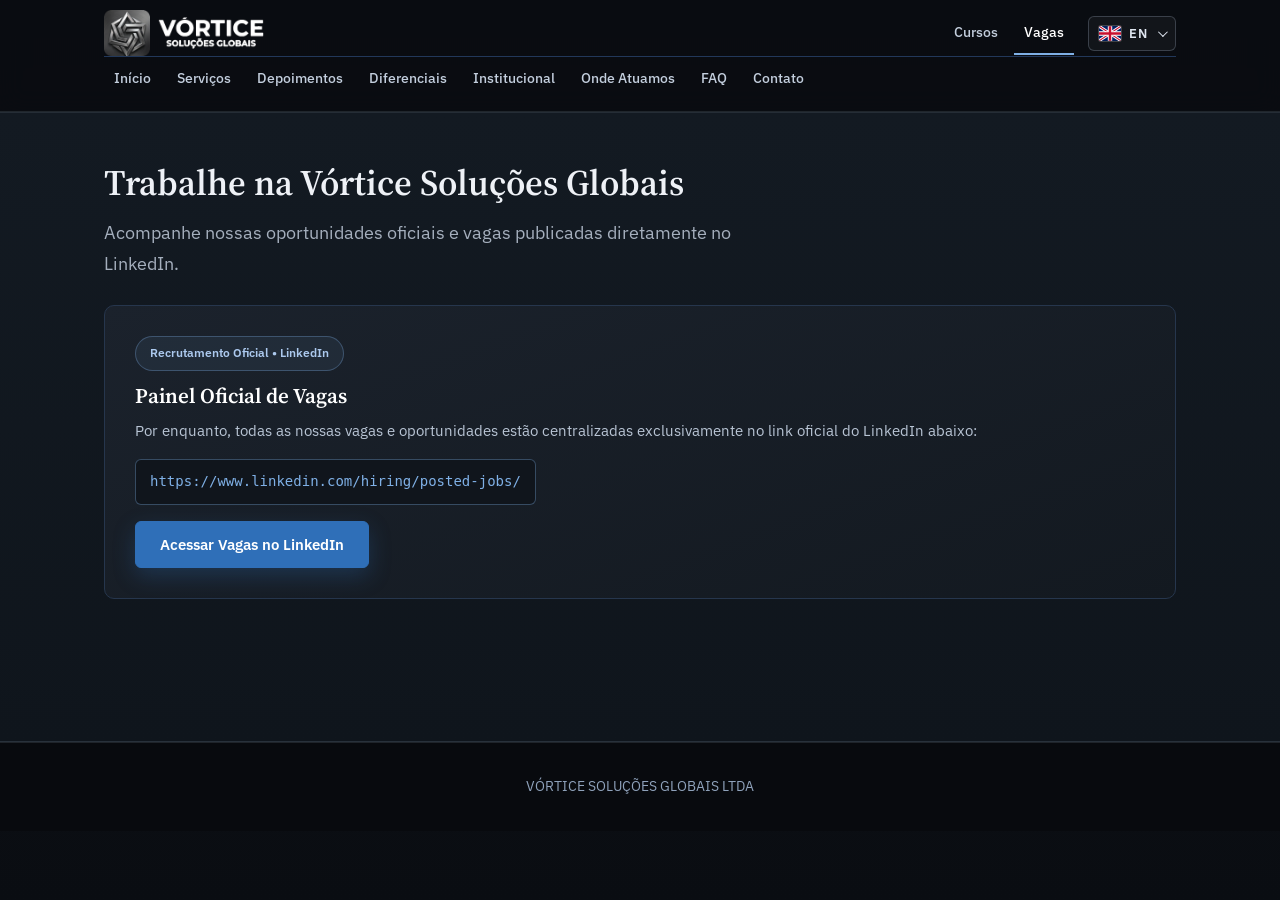
<file: contratacoes/index.html>
<!DOCTYPE html>
<html lang="pt-BR">
<head>
<meta charset="UTF-8">
<meta name="viewport" content="width=device-width, initial-scale=1">
<title>Vagas e Contratações | Vórtice Soluções Globais</title>
<link rel="icon" href="../favicon.png">
<link href="https://fonts.googleapis.com/css2?family=IBM+Plex+Sans:wght@400;500;600&family=Source+Serif+4:wght@600;700&display=swap" rel="stylesheet">
<link rel="stylesheet" href="../site.css">
<style>
.ar{min-height:70vh;padding:48px 0}
.g3{display:grid;grid-template-columns:repeat(auto-fit,minmax(300px,1fr));gap:18px;margin-top:26px}
.cd{padding:30px;border-radius:10px;background:linear-gradient(160deg,#1b222c 0%,#131920 100%);border:1px solid #26364d;color:#e8edf4}
.cd h3{color:#fff;font-size:21px;margin-top:12px}
.cd p{color:#b8c4d4;font-size:15px;margin-top:8px}
.pl{display:inline-block;padding:6px 14px;border:1px solid rgba(127,176,230,.30);background:rgba(127,176,230,.08);border-radius:99px;color:#acc9ee;font-size:12px;font-weight:600}
.link-oficial{display:inline-block;margin:16px 0;padding:10px 14px;border-radius:6px;background:#10151c;border:1px solid rgba(127,176,230,.35);color:#7fb0e6;font-family:monospace;font-size:14px;word-break:break-all;text-decoration:none}
.link-oficial:hover{border-color:#7fb0e6;color:#fff}
.bar{flex-wrap:wrap;row-gap:0}nav.areas{order:2;margin-left:auto}#lg{order:2}nav.mn{order:3;width:100%;margin:0;border-top:1px solid #22385a}
</style>
</head>
<body>
<header>
  <div class="w bar">
    <a href="../index.html"><img src="../logo.png" alt="Vórtice Soluções Globais"></a>
    <nav class="mn"><a href="../index.html#inicio">Início</a><a href="../index.html#servicos">Serviços</a><a href="../index.html#depoimentos">Depoimentos</a><a href="../index.html#diferenciais">Diferenciais</a><a href="../index.html#sobre">Institucional</a><a href="../index.html#onde">Onde Atuamos</a><a href="../index.html#faq">FAQ</a><a href="../index.html#contato">Contato</a></nav>
    <nav class="areas"><a href="../cursos/">Cursos</a><a class="on" href="./">Vagas</a></nav>
    <div id="lg" class="lgm notranslate" translate="no"></div>
  </div>
</header>

<main class="ar alt" data-linkedin-integration="ready" data-linkedin-jobs-url="https://www.linkedin.com/hiring/posted-jobs/">
  <div class="w">
    <h2>Trabalhe na <span translate="no">Vórtice</span> Soluções Globais</h2>
    <p class="lead">Acompanhe nossas oportunidades oficiais e vagas publicadas diretamente no LinkedIn.</p>

    <div class="g3">
      <div class="cd">
        <span class="pl">Recrutamento Oficial • LinkedIn</span>
        <h3>Painel Oficial de Vagas</h3>
        <p>Por enquanto, todas as nossas vagas e oportunidades estão centralizadas exclusivamente no link oficial do LinkedIn abaixo:</p>
        <div>
          <a id="linkedinJobsLink"
             class="link-oficial"
             href="https://www.linkedin.com/hiring/posted-jobs/"
             target="_blank"
             rel="noopener noreferrer">https://www.linkedin.com/hiring/posted-jobs/</a>
        </div>
        <div>
          <a class="btn"
             href="https://www.linkedin.com/hiring/posted-jobs/"
             target="_blank"
             rel="noopener noreferrer">Acessar Vagas no LinkedIn</a>
        </div>
      </div>
    </div>
  </div>
</main>

<footer><div class="w"><div><span translate="no">VÓRTICE</span> SOLUÇÕES GLOBAIS LTDA</div></div></footer>
<div id="gt"></div>
<script src="../lang.js"></script>
</body>
</html>
</file>
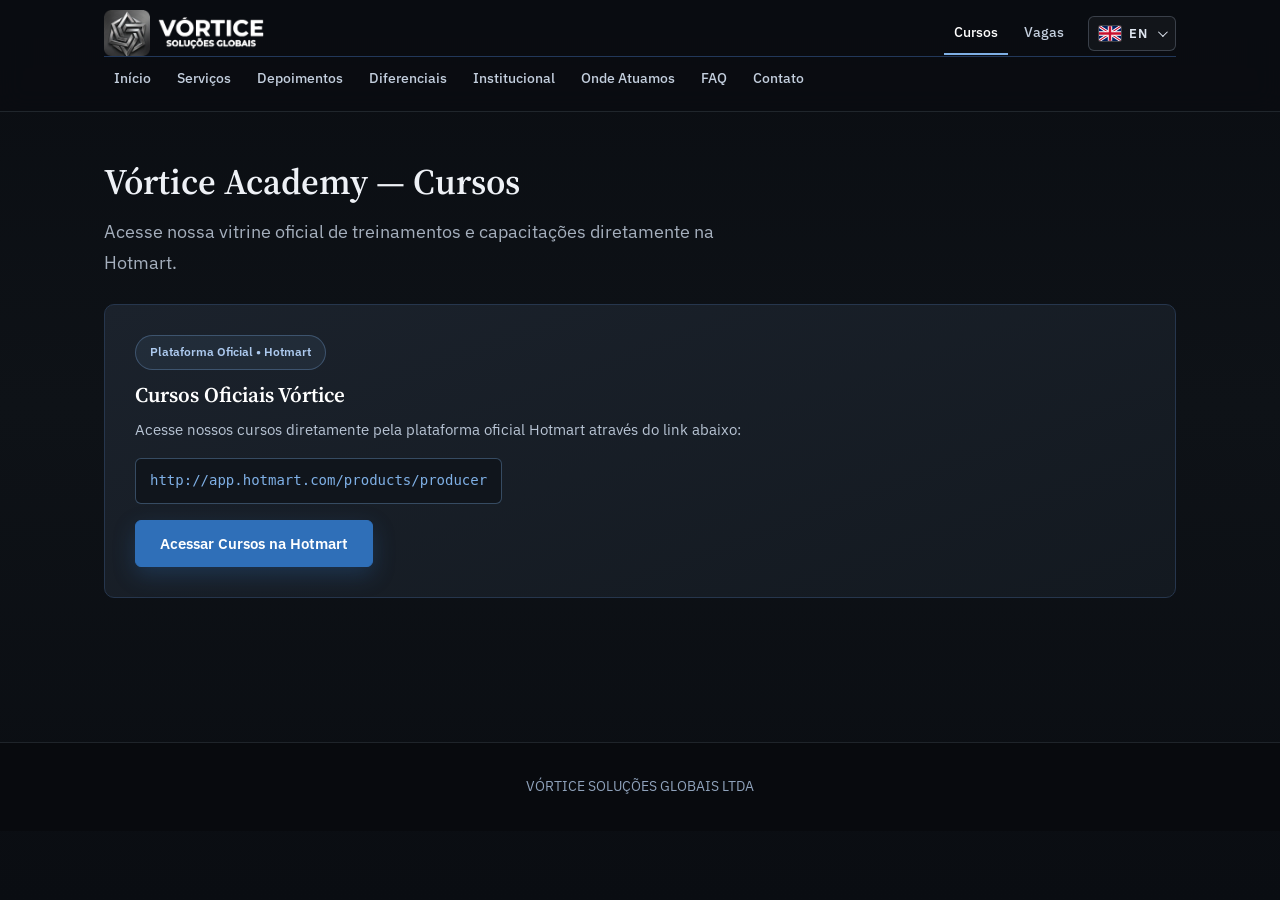
<file: cursos/index.html>
<!DOCTYPE html>
<html lang="pt-BR">
<head>
<meta charset="UTF-8">
<meta name="viewport" content="width=device-width, initial-scale=1">
<title>Cursos | Vórtice Soluções Globais</title>
<link rel="icon" href="../favicon.png">
<link href="https://fonts.googleapis.com/css2?family=IBM+Plex+Sans:wght@400;500;600;700&family=Source+Serif+4:wght@600;700&display=swap" rel="stylesheet">
<link rel="stylesheet" href="../site.css">
<style>
.ar{min-height:70vh;padding:48px 0}
.g3{display:grid;grid-template-columns:repeat(auto-fit,minmax(300px,1fr));gap:18px;margin-top:26px}
.cd{padding:30px;border-radius:10px;background:linear-gradient(160deg,#1b222c 0%,#131920 100%);border:1px solid #26364d;color:#e8edf4}
.cd h3{color:#fff;font-size:21px;margin-top:12px}
.cd p{color:#b8c4d4;font-size:15px;margin-top:8px}
.pl{display:inline-block;padding:6px 14px;border:1px solid rgba(127,176,230,.30);background:rgba(127,176,230,.08);border-radius:99px;color:#acc9ee;font-size:12px;font-weight:600}
.link-oficial{display:inline-block;margin:16px 0;padding:10px 14px;border-radius:6px;background:#10151c;border:1px solid rgba(127,176,230,.35);color:#7fb0e6;font-family:monospace;font-size:14px;word-break:break-all;text-decoration:none}
.link-oficial:hover{border-color:#7fb0e6;color:#fff}
.bar{flex-wrap:wrap;row-gap:0}nav.areas{order:2;margin-left:auto}#lg{order:2}nav.mn{order:3;width:100%;margin:0;border-top:1px solid #22385a}
</style>
</head>
<body>
<header>
  <div class="w bar">
    <a href="../index.html"><img src="../logo.png" alt="Vórtice Soluções Globais"></a>
    <nav class="mn"><a href="../index.html#inicio">Início</a><a href="../index.html#servicos">Serviços</a><a href="../index.html#depoimentos">Depoimentos</a><a href="../index.html#diferenciais">Diferenciais</a><a href="../index.html#sobre">Institucional</a><a href="../index.html#onde">Onde Atuamos</a><a href="../index.html#faq">FAQ</a><a href="../index.html#contato">Contato</a></nav>
    <nav class="areas"><a class="on" href="./">Cursos</a><a href="../contratacoes/">Vagas</a></nav>
    <div id="lg" class="lgm notranslate" translate="no"></div>
  </div>
</header>

<main class="ar">
  <div class="w">
    <h2><span translate="no">Vórtice Academy</span> — Cursos</h2>
    <p class="lead">Acesse nossa vitrine oficial de treinamentos e capacitações diretamente na Hotmart.</p>

    <div class="g3">
      <div class="cd">
        <span class="pl">Plataforma Oficial • Hotmart</span>
        <h3>Cursos Oficiais Vórtice</h3>
        <p>Acesse nossos cursos diretamente pela plataforma oficial Hotmart através do link abaixo:</p>
        <div>
          <a id="hotmartCursosLink"
             class="link-oficial"
             href="http://app.hotmart.com/products/producer"
             target="_blank"
             rel="noopener noreferrer">http://app.hotmart.com/products/producer</a>
        </div>
        <div>
          <a class="btn"
             href="http://app.hotmart.com/products/producer"
             target="_blank"
             rel="noopener noreferrer">Acessar Cursos na Hotmart</a>
        </div>
      </div>
    </div>
  </div>
</main>

<footer><div class="w"><div><span translate="no">VÓRTICE</span> SOLUÇÕES GLOBAIS LTDA</div></div></footer>
<div id="gt"></div>
<script src="../lang.js"></script>
</body>
</html>
</file>
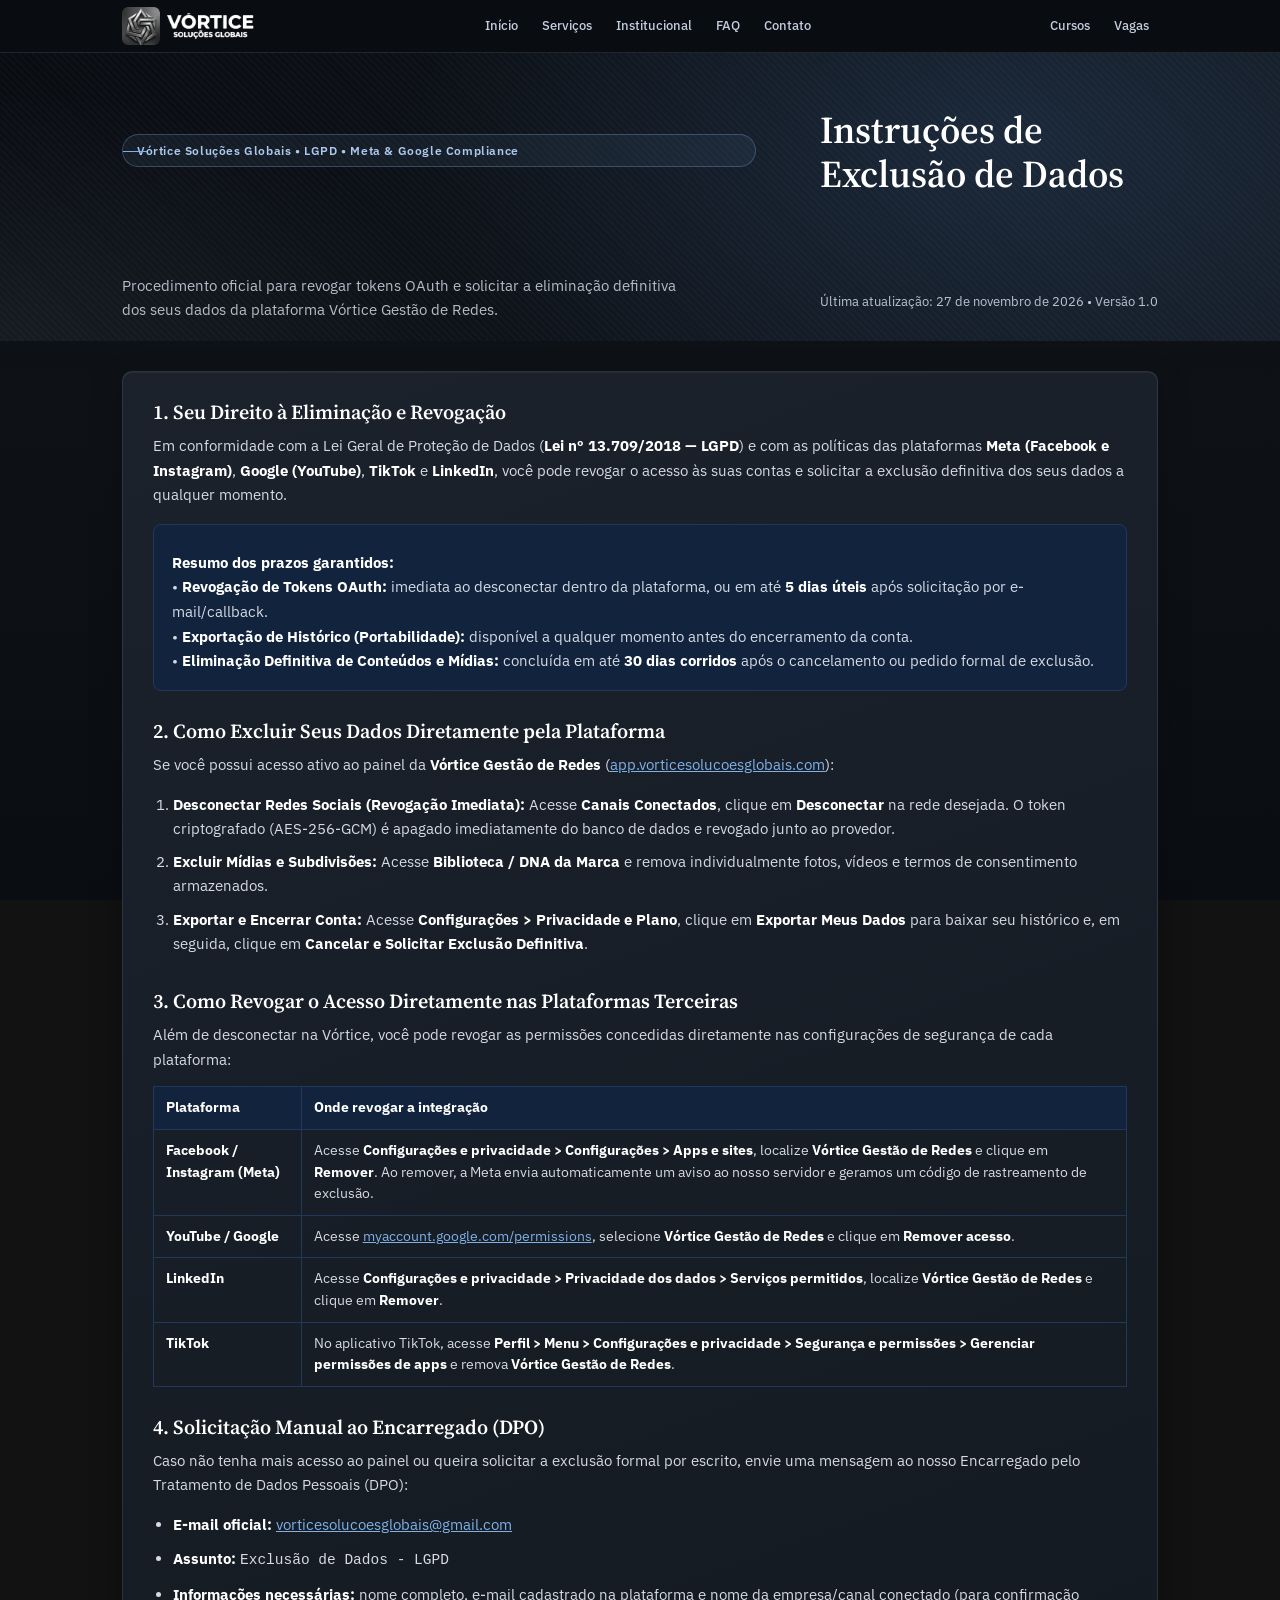
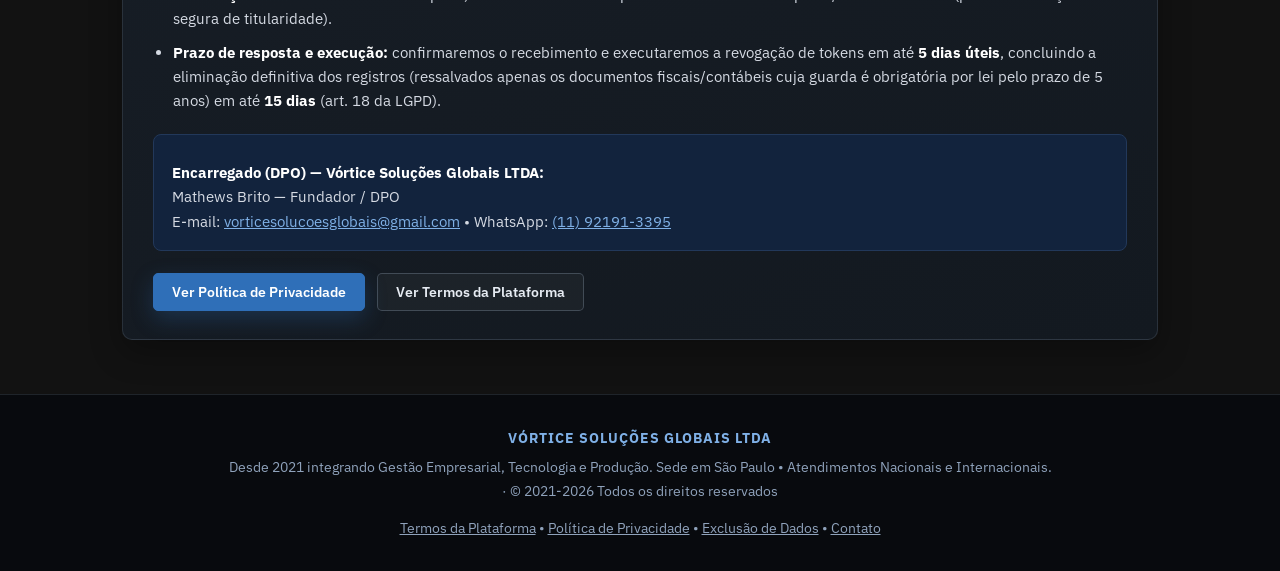
<file: exclusao-de-dados/index.html>
<!DOCTYPE html>
<html lang="pt-BR">
<head>
<meta charset="UTF-8">
<meta name="viewport" content="width=device-width, initial-scale=1">
<title>Instruções de Exclusão de Dados | Vórtice Soluções Globais</title>
<meta name="description" content="Como solicitar a exclusão definitiva de dados pessoais, revogar tokens OAuth de Meta (Instagram/Facebook), Google (YouTube), TikTok e LinkedIn na Vórtice Gestão de Redes.">
<meta name="theme-color" content="#090b0f">
<link rel="icon" href="../favicon.png">
<link rel="canonical" href="https://vorticesolucoesglobais.com/exclusao-de-dados/">
<link rel="preconnect" href="https://fonts.googleapis.com">
<link rel="preconnect" href="https://fonts.gstatic.com" crossorigin>
<link href="https://fonts.googleapis.com/css2?family=IBM+Plex+Sans:wght@400;500;600&family=Source+Serif+4:wght@500;600;700&display=swap" rel="stylesheet">
<link rel="stylesheet" href="../site.css">
<style>
html{scroll-padding-top:96px;max-width:100%;overflow-x:clip}
body{font-size:14.5px;line-height:1.6;max-width:100%;overflow-x:clip}
.w{max-width:1080px;padding:0 22px}
.bar{padding-top:7px;padding-bottom:7px;gap:12px}
.bar img{height:38px!important;width:auto!important}
nav a{padding:7px 9px;font-size:13px}
.hero{padding:56px 0 20px}
.hero h1{font-size:clamp(26px,3.4vw,38px);line-height:1.15;margin-bottom:14px}
.lead{font-size:15px;line-height:1.55;max-width:64ch}
section{padding:30px 0 54px}
.card{padding:28px 30px}
.legal h2{font-size:20px;margin:28px 0 10px;color:#fff}
.legal h2:first-child{margin-top:0}
.legal h3{font-size:16px;margin:18px 0 6px;color:#7fb0e6}
.legal p{font-size:14.5px;line-height:1.7;color:#d5dae3;margin-top:10px}
.legal ul,.legal ol{margin:10px 0 0 0;padding-left:20px;color:#d5dae3}
.legal li{padding:5px 0;font-size:14.5px;line-height:1.65}
.legal a{color:#7fb0e6}
.legal strong{color:#fff}
.legal table{width:100%;border-collapse:collapse;margin:14px 0;font-size:13.5px}
.legal th,.legal td{text-align:left;padding:10px 12px;border:1px solid #22385a;vertical-align:top}
.legal th{background:#12233d;color:#fff}
.legal td{color:#d5dae3}
.meta{font-size:13px;color:#b8c4d4;margin-top:10px}
.btn{padding:9px 18px;font-size:13.5px;gap:8px;border-radius:5px;cursor:pointer}
.callout{background:#12233d;border:1px solid #22385a;border-radius:8px;padding:16px 18px;margin:16px 0}
@media(max-width:860px){.card{padding:22px 18px}.hero{padding:40px 0 10px}.legal table{display:block;overflow-x:auto}}
@media(max-width:480px){.w{padding:0 16px}.bar img{height:30px!important}}
</style>
</head>
<body>
<header>
<div class="w bar">
<a href="../"><img src="../logo.png" alt="Vórtice Soluções Globais"></a>
<nav class="mn" aria-label="Principal"><a href="../#inicio">Início</a><a href="../#servicos">Serviços</a><a href="../#sobre">Institucional</a><a href="../#faq">FAQ</a><a href="../#contato">Contato</a></nav>
<nav class="areas" aria-label="Áreas do site"><a class="ta" href="../cursos/">Cursos</a><a class="ta" href="../contratacoes/">Vagas</a></nav>
</div>
</header>
<main>
<section class="hero">
<div class="w">
<span class="eyebrow">Vórtice Soluções Globais • LGPD • Meta &amp; Google Compliance</span>
<h1>Instruções de Exclusão de Dados</h1>
<p class="lead">Procedimento oficial para revogar tokens OAuth e solicitar a eliminação definitiva dos seus dados da plataforma Vórtice Gestão de Redes.</p>
<p class="meta">Última atualização: 27 de novembro de 2026 • Versão 1.0</p>
</div>
</section>
<section>
<div class="w">
<div class="card legal">

<h2>1. Seu Direito à Eliminação e Revogação</h2>
<p>Em conformidade com a Lei Geral de Proteção de Dados (<strong>Lei nº 13.709/2018 — LGPD</strong>) e com as políticas das plataformas <strong>Meta (Facebook e Instagram)</strong>, <strong>Google (YouTube)</strong>, <strong>TikTok</strong> e <strong>LinkedIn</strong>, você pode revogar o acesso às suas contas e solicitar a exclusão definitiva dos seus dados a qualquer momento.</p>

<div class="callout">
<p><strong>Resumo dos prazos garantidos:</strong><br>
• <strong>Revogação de Tokens OAuth:</strong> imediata ao desconectar dentro da plataforma, ou em até <strong>5 dias úteis</strong> após solicitação por e-mail/callback.<br>
• <strong>Exportação de Histórico (Portabilidade):</strong> disponível a qualquer momento antes do encerramento da conta.<br>
• <strong>Eliminação Definitiva de Conteúdos e Mídias:</strong> concluída em até <strong>30 dias corridos</strong> após o cancelamento ou pedido formal de exclusão.</p>
</div>

<h2>2. Como Excluir Seus Dados Diretamente pela Plataforma</h2>
<p>Se você possui acesso ativo ao painel da <strong>Vórtice Gestão de Redes</strong> (<a href="https://app.vorticesolucoesglobais.com" target="_blank" rel="noopener noreferrer">app.vorticesolucoesglobais.com</a>):</p>
<ol>
<li><strong>Desconectar Redes Sociais (Revogação Imediata):</strong> Acesse <strong>Canais Conectados</strong>, clique em <strong>Desconectar</strong> na rede desejada. O token criptografado (AES-256-GCM) é apagado imediatamente do banco de dados e revogado junto ao provedor.</li>
<li><strong>Excluir Mídias e Subdivisões:</strong> Acesse <strong>Biblioteca / DNA da Marca</strong> e remova individualmente fotos, vídeos e termos de consentimento armazenados.</li>
<li><strong>Exportar e Encerrar Conta:</strong> Acesse <strong>Configurações &gt; Privacidade e Plano</strong>, clique em <strong>Exportar Meus Dados</strong> para baixar seu histórico e, em seguida, clique em <strong>Cancelar e Solicitar Exclusão Definitiva</strong>.</li>
</ol>

<h2>3. Como Revogar o Acesso Diretamente nas Plataformas Terceiras</h2>
<p>Além de desconectar na Vórtice, você pode revogar as permissões concedidas diretamente nas configurações de segurança de cada plataforma:</p>
<table>
<tr><th>Plataforma</th><th>Onde revogar a integração</th></tr>
<tr><td><strong>Facebook / Instagram (Meta)</strong></td><td>Acesse <strong>Configurações e privacidade &gt; Configurações &gt; Apps e sites</strong>, localize <strong>Vórtice Gestão de Redes</strong> e clique em <strong>Remover</strong>. Ao remover, a Meta envia automaticamente um aviso ao nosso servidor e geramos um código de rastreamento de exclusão.</td></tr>
<tr><td><strong>YouTube / Google</strong></td><td>Acesse <a href="https://myaccount.google.com/permissions" target="_blank" rel="noopener noreferrer">myaccount.google.com/permissions</a>, selecione <strong>Vórtice Gestão de Redes</strong> e clique em <strong>Remover acesso</strong>.</td></tr>
<tr><td><strong>LinkedIn</strong></td><td>Acesse <strong>Configurações e privacidade &gt; Privacidade dos dados &gt; Serviços permitidos</strong>, localize <strong>Vórtice Gestão de Redes</strong> e clique em <strong>Remover</strong>.</td></tr>
<tr><td><strong>TikTok</strong></td><td>No aplicativo TikTok, acesse <strong>Perfil &gt; Menu &gt; Configurações e privacidade &gt; Segurança e permissões &gt; Gerenciar permissões de apps</strong> e remova <strong>Vórtice Gestão de Redes</strong>.</td></tr>
</table>

<h2>4. Solicitação Manual ao Encarregado (DPO)</h2>
<p>Caso não tenha mais acesso ao painel ou queira solicitar a exclusão formal por escrito, envie uma mensagem ao nosso Encarregado pelo Tratamento de Dados Pessoais (DPO):</p>
<ul>
<li><strong>E-mail oficial:</strong> <a href="mailto:vorticesolucoesglobais@gmail.com?subject=Exclusão%20de%20Dados%20-%20LGPD">vorticesolucoesglobais@gmail.com</a></li>
<li><strong>Assunto:</strong> <code>Exclusão de Dados - LGPD</code></li>
<li><strong>Informações necessárias:</strong> nome completo, e-mail cadastrado na plataforma e nome da empresa/canal conectado (para confirmação segura de titularidade).</li>
<li><strong>Prazo de resposta e execução:</strong> confirmaremos o recebimento e executaremos a revogação de tokens em até <strong>5 dias úteis</strong>, concluindo a eliminação definitiva dos registros (ressalvados apenas os documentos fiscais/contábeis cuja guarda é obrigatória por lei pelo prazo de 5 anos) em até <strong>15 dias</strong> (art. 18 da LGPD).</li>
</ul>

<div class="callout">
<p><strong>Encarregado (DPO) — Vórtice Soluções Globais LTDA:</strong><br>
Mathews Brito — Fundador / DPO<br>
E-mail: <a href="mailto:vorticesolucoesglobais@gmail.com">vorticesolucoesglobais@gmail.com</a> • WhatsApp: <a href="https://wa.me/5511921913395" target="_blank" rel="noopener noreferrer">(11) 92191-3395</a></p>
</div>

<div class="acts" style="margin-top:22px">
<a class="btn" href="../privacidade/">Ver Política de Privacidade</a>
<a class="btn dk" href="../gestao-de-redes-termos/">Ver Termos da Plataforma</a>
</div>

</div>
</div>
</section>
</main>
<footer><div class="w"><div style="font-weight:800;color:#7fb0e6;letter-spacing:1px;margin-bottom:6px">VÓRTICE SOLUÇÕES GLOBAIS LTDA</div><div style="line-height:1.7">Desde 2021 integrando Gestão Empresarial, Tecnologia e Produção. Sede em São Paulo • Atendimentos Nacionais e Internacionais.<br>· © 2021-2026 Todos os direitos reservados</div>
<p style="margin-top:14px"><a href="../gestao-de-redes-termos/">Termos da Plataforma</a> • <a href="../privacidade/">Política de Privacidade</a> • <a href="../exclusao-de-dados/">Exclusão de Dados</a> • <a href="../#contato">Contato</a></p>
</div></footer>
</body>
</html>
</file>
<file: site.css>
:root{--ink:#0b1b2e;--navy:#13294a;--mist:#f2f4f7;--rule:#d8dee6;--tx:#1d2a3a;--mu:#556374;--ac:#1d5fa6;--ac2:#164a85}
*{box-sizing:border-box;margin:0}
html{scroll-padding-top:84px}
@media(prefers-reduced-motion:no-preference){html{scroll-behavior:smooth}}
body{font:400 16px/1.7 "IBM Plex Sans",system-ui,sans-serif;color:var(--tx);background:#fff}
img{max-width:100%}
a{color:inherit}
:focus-visible{outline:2px solid #5aa2e6;outline-offset:3px}
.w{max-width:1120px;margin:0 auto;padding:0 24px}
h1,h2,h3{font-family:"Source Serif 4",Georgia,serif;font-weight:600;line-height:1.2;color:var(--ink)}
h2{font-size:clamp(26px,3.2vw,36px);margin-bottom:14px}
h3{font-size:21px;margin-bottom:10px}
.lead{color:var(--mu);font-size:18px;max-width:60ch}
header{position:sticky;top:0;z-index:50;background:var(--ink);border-bottom:1px solid #22385a}
.bar{display:flex;align-items:center;gap:24px;padding-top:10px;padding-bottom:10px}
.bar img{height:52px;width:auto;display:block}
nav{display:flex;gap:6px;margin-left:auto}
nav a{padding:10px 14px;text-decoration:none;font-weight:500;font-size:15px;color:#c3cedd;box-shadow:inset 0 -2px transparent}
nav a:hover{color:#fff}
nav a.on{color:#fff;box-shadow:inset 0 -2px #fff}
.btn{display:inline-flex;align-items:center;gap:10px;padding:13px 24px;border-radius:4px;font:600 15px "IBM Plex Sans",sans-serif;text-decoration:none;border:1px solid var(--ac);background:var(--ac);color:#fff;cursor:pointer}
.btn:hover{background:var(--ac2);border-color:var(--ac2)}
.btn.out{background:transparent;color:var(--ink);border-color:#9aa8b9}
.btn.out:hover{border-color:var(--ink);background:var(--mist)}
.btn.dk{background:transparent;color:#fff;border-color:#5b7396}
.btn.dk:hover{border-color:#fff;background:transparent}
.hero{background:linear-gradient(135deg,var(--ink),var(--navy));color:#fff;padding:96px 0 88px}
.hero .w{display:grid;grid-template-columns:1.5fr .8fr;gap:64px;align-items:center}
.hero h1{font:600 clamp(32px,4.6vw,52px)/1.12 "Source Serif 4",Georgia,serif;color:#fff;margin-bottom:22px}
.hero .lead{color:#b8c4d4}
.acts{display:flex;gap:12px;flex-wrap:wrap;margin-top:34px}
dl{border-left:1px solid #2f4a70;padding-left:32px;display:grid;gap:20px}
dt{font-size:13px;color:#8fa2bb}
dd{font-size:17px;font-weight:500;color:#fff}
.stats{background:var(--mist);border-bottom:1px solid var(--rule)}
.stats .w{display:grid;grid-template-columns:repeat(4,1fr);gap:24px;padding-top:34px;padding-bottom:34px}
.stats b{display:block;font:600 34px "Source Serif 4",Georgia,serif;color:var(--ink)}
.stats span{font-size:14px;color:var(--mu)}
section{padding:88px 0}
.svc{display:grid;grid-template-columns:300px 1fr;gap:44px;padding:44px 0;border-top:1px solid var(--rule)}
.svc:first-of-type{margin-top:36px}
.im{aspect-ratio:4/3;border-radius:4px;background:linear-gradient(135deg,var(--ink),var(--navy));display:grid;place-items:center}.im img{width:46%;height:auto}
.svc small{display:block;color:var(--ac);font-weight:600;font-size:14px;margin-bottom:6px}
.svc p{color:var(--mu);max-width:62ch}
.tags{list-style:none;padding:0;margin:18px 0 26px;display:grid;grid-template-columns:1fr 1fr;gap:6px 28px;font-size:15px}
.tags li:before{content:"";display:inline-block;width:6px;height:6px;margin-right:10px;background:var(--ac);vertical-align:middle}
.alt{background:var(--mist)}
.about{display:grid;grid-template-columns:260px 1fr;gap:52px;align-items:start}
.about img{width:100%;aspect-ratio:4/5;object-fit:cover;object-position:top;border-radius:4px;background:#dfe4ea}
.about p{color:var(--mu);margin-top:14px;max-width:62ch}
.pr{display:grid;grid-template-columns:repeat(3,1fr);gap:28px;margin-top:36px}
.pr div{border-top:2px solid var(--ink);padding-top:16px}
.pr h3{font-size:18px}
.pr p{font-size:15px;margin-top:0}
.cols{display:grid;grid-template-columns:1.3fr .7fr;gap:56px;margin-top:36px}
form{display:grid;gap:16px}
.f2{display:grid;grid-template-columns:1fr 1fr;gap:16px}
label{display:grid;gap:6px;font-size:14px;font-weight:600;color:var(--ink)}
input,select,textarea{width:100%;padding:12px 14px;border-radius:4px;border:1px solid #b9c3d0;background:#fff;color:var(--tx);font:400 16px "IBM Plex Sans",sans-serif}
textarea{min-height:130px;resize:vertical}
.side{background:var(--ink);color:#fff;padding:32px;border-radius:4px;align-self:start}
.side h3{color:#fff;font-size:20px}
.side a{display:block;text-decoration:none;padding:14px 0;border-top:1px solid #2b4263}
.side small{display:block;font-size:13px;color:#8fa2bb}
.side a:hover strong{text-decoration:underline}
.side p{font-size:14px;color:#b8c4d4;margin-top:20px;line-height:1.7}
footer{background:var(--ink);color:#8fa2bb;font-size:14px;padding:32px 0;text-align:center}
.fab{position:fixed;right:20px;bottom:20px;z-index:60;width:54px;height:54px;border-radius:50%;display:grid;place-items:center;background:#1fa855;color:#fff;box-shadow:0 6px 20px rgba(0,0,0,.35)}
.fab svg{width:28px;height:28px;fill:currentColor}
footer details{max-width:760px;margin:14px auto 0;text-align:left}
footer summary{cursor:pointer;color:#c3cedd}
footer details p{margin-top:10px;line-height:1.7}
.nt{font-size:13px;color:var(--mu)}
.nt a{color:var(--ac)}
.ck{position:fixed;left:0;right:0;bottom:0;z-index:70;background:#fff;border-top:1px solid var(--rule);padding:16px 24px;display:flex;gap:20px;align-items:center;justify-content:space-between;flex-wrap:wrap;font-size:14px;box-shadow:0 -6px 24px rgba(11,27,46,.14)}
.ck[hidden]{display:none}
.ck .btn{padding:9px 18px;font-size:14px}
@media(max-width:860px){
.bar{flex-wrap:wrap;gap:6px 16px}.hdr-cta{display:none}
nav{order:3;width:100%;overflow-x:auto;margin:0}
html{scroll-padding-top:120px}
section{padding:60px 0}.hero{padding:60px 0}
.hero .w,.about,.cols,.f2,.svc{grid-template-columns:1fr}
.hero .w{gap:40px}dl{border-left:0;padding-left:0;border-top:1px solid #2f4a70;padding-top:28px}
.stats .w{grid-template-columns:1fr 1fr}.pr,.tags{grid-template-columns:1fr}
.svc{gap:22px}.about img{max-width:220px}}

.lnk{margin-left:18px;font-weight:600;color:var(--ac);text-decoration:none}.lnk:hover{text-decoration:underline}
.hp{position:absolute;left:-9999px;width:1px;height:1px;opacity:0}
.fl{display:flex;flex-wrap:wrap;gap:8px 22px;justify-content:center;margin-bottom:16px}
.fl a{color:#c3cedd;text-decoration:none}.fl a:hover{color:#fff}
footer details a{color:#c3cedd}
.sp{padding:64px 0 56px}
.crumb{font-size:14px;color:#8fa2bb;margin-bottom:14px}.crumb a{color:#c3cedd;text-decoration:none}
.hero .im.big{aspect-ratio:1;max-width:260px;justify-self:end;width:100%;border:1px solid #2f4a70;background:rgba(255,255,255,.04)}
.two{display:grid;grid-template-columns:1fr 1fr;gap:56px}
.tags.one{grid-template-columns:1fr}
.tags a{color:var(--ac);text-decoration:none;font-weight:500}.tags a:hover{text-decoration:underline}
@media(max-width:860px){.two{grid-template-columns:1fr;gap:32px}.hero .im.big{justify-self:start;max-width:160px}.svc .im{max-width:180px;aspect-ratio:1}.lnk{display:inline-block;margin:14px 0 0}}

/* ===== Refinamento visual: aço e carbono ===== */
:root{--ink:#090b0f;--navy:#171b22;--mist:#f3f4f6;--rule:#dcdfe4;--tx:#1b212b;--mu:#565f6c;--ac:#2f6fb8;--ac2:#245a98;--steel:linear-gradient(180deg,#f4f6f9,#aeb6c2)}
header{background:rgba(9,11,15,.88);-webkit-backdrop-filter:blur(12px);backdrop-filter:blur(12px);border-bottom:1px solid #262c36}
.btn{border-radius:6px;transition:transform .15s,box-shadow .15s,background .15s}
.btn:not(.out):not(.dk){background:var(--steel);border-color:#c9d0da;color:#0c0f14}
.btn:not(.out):not(.dk):hover{background:linear-gradient(180deg,#fff,#c3cad5);box-shadow:0 8px 22px rgba(0,0,0,.28);transform:translateY(-1px)}
.btn.dk{border-color:#4a5566}.btn.dk:hover{border-color:#fff}
.btn.out{border-color:#9ba5b3}
.hero{position:relative;overflow:hidden;background:radial-gradient(900px 480px at 82% 40%,#2a303b 0,transparent 70%),linear-gradient(135deg,#07090c,#161a21)}
.hero:after{content:"";position:absolute;inset:0;background:repeating-linear-gradient(45deg,rgba(255,255,255,.018) 0 2px,transparent 2px 5px);pointer-events:none}
.hero .w{position:relative;z-index:1}
.hero .lead{color:#b4bcc8}
.emb{width:100%;max-width:340px;justify-self:end;display:block;-webkit-mask-image:radial-gradient(closest-side,#000 62%,transparent 100%);mask-image:radial-gradient(closest-side,#000 62%,transparent 100%);filter:drop-shadow(0 20px 40px rgba(0,0,0,.5))}
.eyebrow{display:inline-block;font-size:13px;font-weight:600;letter-spacing:.14em;text-transform:uppercase;color:#aeb6c2;margin-bottom:18px;padding-left:34px;position:relative}
.eyebrow:before{content:"";position:absolute;left:0;top:50%;width:24px;height:1px;background:#aeb6c2}
.facts{background:#0f1217;border-bottom:1px solid #262c36}
.facts .w{display:grid;grid-template-columns:repeat(4,1fr);gap:24px;padding-top:26px;padding-bottom:26px}
.facts dt{font-size:12px;letter-spacing:.1em;text-transform:uppercase;color:#7f8997}.facts dd{font-size:16px;color:#e8ebf0;font-weight:500;margin-top:2px}
.svc{border:1px solid var(--rule);border-radius:10px;padding:28px;margin-top:20px;background:#fff;transition:box-shadow .2s,border-color .2s,transform .2s}
.svc:first-of-type{margin-top:36px}
.svc:hover{box-shadow:0 14px 36px rgba(9,11,15,.12);border-color:#b8c0cc;transform:translateY(-2px)}
.im{border-radius:8px;background:radial-gradient(circle at 30% 20%,#2c323d,#0b0e13)}
.svc small,.nt a,.lnk{color:var(--ac)}
.dif{display:grid;grid-template-columns:repeat(4,1fr);gap:20px;margin-top:36px}
.dif div{background:#fff;border:1px solid var(--rule);border-radius:10px;padding:24px;border-top:3px solid #8e98a6}
.dif h3{font-size:18px}.dif p{font-size:15px;color:var(--mu)}
.steps{counter-reset:s;display:grid;grid-template-columns:repeat(4,1fr);gap:20px;margin-top:36px;list-style:none;padding:0}
.steps li{counter-increment:s;position:relative;padding-top:56px}
.steps li:before{content:"0" counter(s);position:absolute;top:0;left:0;font:600 34px "Source Serif 4",Georgia,serif;color:#9aa3b0}
.steps li:after{content:"";position:absolute;top:20px;left:56px;right:12px;height:1px;background:var(--rule)}
.steps li:last-child:after{display:none}
.steps h3{font-size:18px;margin-bottom:6px}.steps p{font-size:15px;color:var(--mu)}
.cta{background:radial-gradient(700px 300px at 20% 0,#2a303b,transparent 70%),#0b0e13;color:#fff;text-align:center;padding:72px 0}
.cta h2{color:#fff}.cta .lead{color:#b4bcc8;margin:0 auto}.cta .acts{justify-content:center}
.side,footer{background:#090b0f}
.fab{transition:transform .2s}.fab:hover{transform:scale(1.08)}
@media(prefers-reduced-motion:no-preference){.rv{opacity:0;transform:translateY(18px);transition:opacity .6s,transform .6s}.rv.in{opacity:1;transform:none}}
@media(max-width:860px){.emb{max-width:200px;justify-self:center;order:-1}.facts .w,.dif,.steps{grid-template-columns:1fr 1fr}.svc{padding:20px}.steps li:after{display:none}}
@media(max-width:520px){.dif,.steps{grid-template-columns:1fr}}

/* ===== Tema escuro e dourado ===== */
:root{--ink:#f1f3f6;--mist:#212121;--rule:rgba(255,255,255,.1);--tx:#d5dae3;--mu:#9ea7b8;--ac:#e8c765;--ac2:#cda93c;--gold:#e8c765;--gl:#f5e6a3}
body{background:#161616}
.alt{background:#1c1c1c}
.btn:not(.out):not(.dk){background:linear-gradient(180deg,#e8c765,#d4af37);border-color:#d4af37;color:#111;font-weight:800;box-shadow:0 10px 24px rgba(232,199,101,.22)}
.btn:not(.out):not(.dk):hover{background:linear-gradient(180deg,#f5e6a3,#e8c765);box-shadow:0 14px 34px rgba(232,199,101,.32)}
.btn.out{color:#f1f3f6;border-color:#555}.btn.out:hover{border-color:var(--gold);background:rgba(232,199,101,.08)}
nav a.on{box-shadow:inset 0 -2px var(--gold)}
.hero h1{background:linear-gradient(180deg,#fff,#f5e6a3 50%,#e8c765 85%,#d4af37);-webkit-background-clip:text;background-clip:text;-webkit-text-fill-color:transparent;filter:drop-shadow(0 3px 12px rgba(0,0,0,.5))}
.eyebrow,.badge{color:var(--gold);font-size:12px;font-weight:700;letter-spacing:.14em;text-transform:uppercase}
.badge{display:block;margin-bottom:14px}
.eyebrow:before{background:var(--gold)}
.hv{margin-top:20px;font-size:20px;font-weight:700;color:var(--gl);line-height:1.5;max-width:760px}
.hero h2{font-size:22px;margin:18px 0 10px;color:#f1f3f6}
.hero p.pp{color:#b4bcc8;max-width:62ch}.hero p.pp strong{color:var(--gl)}
.note{margin-top:12px;font-size:12px;color:#9aa3b8;font-weight:600}
.facts{background:#0f0f12;border-bottom:1px solid var(--rule)}
.facts .w{display:grid;grid-template-columns:repeat(4,1fr);gap:24px;padding-top:28px;padding-bottom:28px}
.sn{display:block;font:900 28px "Orbitron","IBM Plex Sans",sans-serif;color:var(--gold)}
.sl{font-size:11px;letter-spacing:.1em;text-transform:uppercase;color:#9aa3b8}
.cred{display:grid;grid-template-columns:repeat(3,1fr);gap:12px 24px;padding:22px 24px;margin-top:28px}
.card,.svc,.dif div,.tc,.fq,.side{background:#0f0f12;border:1px solid rgba(255,255,255,.08);border-radius:10px}
.card{padding:32px;box-shadow:0 18px 60px rgba(0,0,0,.45)}
.svc:hover{border-color:var(--border,rgba(232,199,101,.35))}
.dif div{border-top:3px solid var(--gold)}
.tc{padding:24px;border-left:4px solid var(--gold)}.tc strong{color:var(--gl)}.tc small{color:var(--mu)}.tc .st{color:var(--gold);letter-spacing:2px}.tc p{margin-top:10px}
.fq{padding:16px 20px;margin-top:12px}.fq summary{cursor:pointer;font-weight:700;color:var(--gl)}.fq p{margin-top:10px;color:var(--mu)}
.dg{display:grid;gap:18px}.g2{display:grid;grid-template-columns:repeat(2,1fr);gap:12px 24px}
.gb{margin-top:24px;padding:20px;background:rgba(232,199,101,.06);border:1px solid rgba(232,199,101,.18);border-radius:10px}.gb h3{color:var(--gl)}
.qt{margin-top:20px;padding-left:18px;border-left:3px solid var(--gold);font-style:italic;color:#e5e8ee}.qt small{display:block;font-style:normal;color:var(--mu);margin-top:6px}
.pr div{border-top-color:var(--gold)}.steps li:before{color:var(--gold)}
input,select,textarea{background:#0f0f12;color:#f1f3f6;border-color:#3a3a3f}
.ck{background:#0f0f12;color:#d5dae3}.about img{background:#222}
.cta{background:radial-gradient(700px 300px at 50% 0,rgba(232,199,101,.1),transparent 70%),#0f0f12}.cta h2{color:var(--gl)}
@media(max-width:860px){.facts .w,.g2,.cred{grid-template-columns:1fr 1fr}}@media(max-width:520px){.g2,.cred{grid-template-columns:1fr}}

/* v3: paleta corporativa (azul-aço) no lugar do dourado */
:root{--ac:#2f6fb8;--ac2:#245a98;--gold:#7fb0e6;--gl:#d3e2f3}
.btn:not(.out):not(.dk){background:#2f6fb8;border-color:#2f6fb8;color:#fff;font-weight:600;box-shadow:0 8px 22px rgba(47,111,184,.28)}
.btn:not(.out):not(.dk):hover{background:#3a7fcc;border-color:#3a7fcc;box-shadow:0 12px 28px rgba(47,111,184,.38)}
.btn.out:hover{border-color:#7fb0e6;background:rgba(127,176,230,.08)}
.hero h1{background:none;-webkit-text-fill-color:#fff;color:#fff;filter:none}
.svc:hover{border-color:rgba(127,176,230,.45)}
.gb{background:rgba(127,176,230,.07);border-color:rgba(127,176,230,.22)}
.cta{background:radial-gradient(700px 300px at 50% 0,rgba(47,111,184,.18),transparent 70%),#0f0f12}
.eyebrow,.badge{letter-spacing:.05em;text-transform:none;font-weight:600}
.cred div:before{content:"";display:inline-block;width:7px;height:7px;background:var(--ac);margin-right:10px;vertical-align:middle}
.det>*{max-width:820px}.hdr-cta{white-space:nowrap}.det h3{margin:28px 0 8px;font-size:19px}.det p{color:var(--mu);margin-top:10px}
.det ul{list-style:none;padding:0;margin:8px 0}.det li{position:relative;padding:9px 0 9px 22px;border-bottom:1px solid var(--rule);color:var(--tx)}
.det li:before{content:"";position:absolute;left:0;top:19px;width:7px;height:7px;background:var(--ac)}
.lg{width:auto;background:transparent;color:#c3cedd;border:1px solid #3a4658;border-radius:4px;padding:8px 10px;font:500 14px "IBM Plex Sans",sans-serif}
.lg option{background:#0f0f12;color:#fff}
.skiptranslate>iframe,.goog-te-banner-frame,.goog-te-gadget,#goog-gt-tt,.goog-te-balloon-frame{display:none!important}
body{top:0!important}.goog-text-highlight{background:none!important;box-shadow:none!important}#gt{display:none}
html[dir=rtl] nav{margin-left:0;margin-right:auto}html[dir=rtl] .lnk{margin-left:0;margin-right:18px}

/* v4: neutros com mais profundidade (mesma paleta grafite + azul-aço) */
:root{--bg0:#0a0d12;--bg1:#0e1217;--bg2:#141a22;--bg3:#1b222c;--line:rgba(160,178,200,.15);--line2:rgba(160,178,200,.28);--ink:#eef1f6;--tx:#dbe1ea;--mu:#a5afbd;--mist:#121820;--rule:rgba(160,178,200,.15)}
html{color-scheme:dark}
body{background:linear-gradient(180deg,#0a0d12 0,#0e1217 45%,#0a0d12 100%) fixed;color:var(--tx)}
::selection{background:rgba(47,111,184,.5);color:#fff}
header{background:rgba(10,13,18,.82);backdrop-filter:blur(12px);border-bottom:1px solid var(--line)}
.hero{background:radial-gradient(900px 520px at 78% 30%,rgba(79,129,190,.18),transparent 65%),radial-gradient(700px 420px at 0 100%,rgba(160,178,200,.08),transparent 60%),linear-gradient(135deg,#090c11,#131a23)}
.emb img,img.emb{filter:drop-shadow(0 24px 50px rgba(79,129,190,.30))}
.alt{background:linear-gradient(180deg,#131a22,#0f151c);border-block:1px solid var(--line)}
#servicos{background:radial-gradient(900px 380px at 88% 0,rgba(79,129,190,.11),transparent 70%)}
#diferenciais{background:radial-gradient(800px 360px at 8% 0,rgba(79,129,190,.10),transparent 70%)}
#faq{background:radial-gradient(800px 340px at 92% 0,rgba(160,178,200,.07),transparent 70%)}
#contato{background:radial-gradient(900px 380px at 50% 0,rgba(79,129,190,.10),transparent 70%)}
.stats{background:linear-gradient(90deg,#10161d,#161e28,#10161d);border-block:1px solid var(--line)}
.stats b{background:linear-gradient(180deg,#fff,#a9b7c9);-webkit-background-clip:text;background-clip:text;-webkit-text-fill-color:transparent}
.card,.svc,.dif div,.tc,.fq,.side,.pp{background:linear-gradient(160deg,#1b222c 0%,#131920 100%);border:1px solid var(--line);box-shadow:inset 0 1px 0 rgba(255,255,255,.05),0 12px 32px rgba(0,0,0,.30);transition:transform .25s,border-color .25s,box-shadow .25s}
.svc:hover,.tc:hover,.dif div:hover,.card:hover{transform:translateY(-2px);border-color:rgba(127,176,230,.38);box-shadow:inset 0 1px 0 rgba(255,255,255,.07),0 18px 40px rgba(0,0,0,.38)}
.tc{border-left:3px solid rgba(127,176,230,.55)}
.im,.hero .im.big{background:radial-gradient(circle at 30% 20%,#2c3747,#141a22 70%);border:1px solid var(--line)}
.eyebrow,.badge{display:inline-block;padding:6px 14px;border:1px solid rgba(127,176,230,.30);background:rgba(127,176,230,.08);border-radius:99px;color:#acc9ee}
.btn.out,.btn.dk{background:rgba(255,255,255,.035);border-color:var(--line2);color:#e6ebf2}
.tags li:before,.det li:before{background:#7fb0e6}
.cta{background:radial-gradient(700px 320px at 50% 0,rgba(47,111,184,.24),transparent 70%),linear-gradient(180deg,#10161e,#0a0d12)}
footer{background:#080a0e;border-top:1px solid var(--line)}
input,select,textarea{background:#10151c;border:1px solid var(--line2);color:#e8edf4}
input:focus,select:focus,textarea:focus{outline:0;border-color:#7fb0e6;box-shadow:0 0 0 3px rgba(127,176,230,.2)}
.ck{background:#141a22;color:var(--tx);border-top:1px solid var(--line2)}
.det h3,.dtc h3{color:var(--ink)}.det li,.dtc li{border-bottom:1px solid var(--line);color:var(--tx)}
.k{font-weight:600;color:#cfe0f5!important}
/* ver detalhes (painel) */
.dt{margin-top:20px}
.dt summary{list-style:none;cursor:pointer;display:inline-flex;align-items:center;gap:10px;margin:0;color:#9cc4f0;font-weight:600}
.dt summary::-webkit-details-marker{display:none}
.dt summary:after{content:"";width:8px;height:8px;border-right:2px solid currentColor;border-bottom:2px solid currentColor;transform:rotate(45deg) translateY(-2px);transition:transform .2s}
.dt[open] summary:after{transform:rotate(-135deg)}
.dt .c,.dt[open] .o{display:none}.dt[open] .c{display:inline}
.dtc{margin-top:16px;padding:20px 22px;border:1px solid var(--line);border-radius:8px;background:rgba(8,11,15,.45)}
.dtc h3{font-size:16px;margin:18px 0 6px}.dtc p{color:var(--mu);margin-top:8px;font-size:15px}
.dtc ul{list-style:none;padding:0;margin:6px 0}.dtc li{position:relative;padding:8px 0 8px 20px;font-size:15px}
.dtc li:before{content:"";position:absolute;left:0;top:17px;width:6px;height:6px;background:#7fb0e6}
.dt summary.lnk{margin-left:0}
/* canais oficiais */
.side a{display:flex;align-items:center;gap:14px}
.ic2{flex:none;width:42px;height:42px;border-radius:10px;display:grid;place-items:center;background:rgba(127,176,230,.12);border:1px solid rgba(127,176,230,.25);color:#9cc4f0;font-style:normal}
.ic2 svg{width:21px;height:21px;fill:currentColor}
.side a:hover .ic2{background:rgba(127,176,230,.22);color:#fff}
/* seletor de idioma */
.lgm{position:relative}
.lgb{display:inline-flex;align-items:center;gap:8px;padding:8px 10px;background:rgba(255,255,255,.04);border:1px solid var(--line2);border-radius:6px;color:#dfe6f0;font:600 13px "IBM Plex Sans",sans-serif;letter-spacing:.06em;cursor:pointer}
.lgb:hover{border-color:#7fb0e6}
.lgb:after{content:"";width:6px;height:6px;border-right:1.5px solid currentColor;border-bottom:1.5px solid currentColor;transform:rotate(45deg) translateY(-2px);margin-left:2px}
.fg{width:22px;height:15px;border-radius:2px;box-shadow:0 0 0 1px rgba(255,255,255,.2);flex:none;display:block}
.lgl{position:absolute;right:0;top:calc(100% + 8px);z-index:80;min-width:130px;max-height:70vh;overflow:auto;list-style:none;margin:0;padding:6px;background:#141a22;border:1px solid var(--line2);border-radius:8px;box-shadow:0 18px 40px rgba(0,0,0,.55)}
.lgl[hidden]{display:none}
.lgl button{display:flex;width:100%;align-items:center;gap:10px;padding:8px 10px;background:none;border:0;border-radius:5px;color:#cfd8e4;font:600 13px "IBM Plex Sans",sans-serif;letter-spacing:.06em;cursor:pointer;text-align:left}
.lgl button:hover,.lgl button[aria-current=true]{background:rgba(127,176,230,.15);color:#fff}
html[dir=rtl] .lgl{right:auto;left:0}
/* ajuste do cabeçalho: logo sem achatar e menu em uma linha */
.bar{gap:14px}
.bar>a:first-child{flex:none}
.bar img{width:auto!important;height:46px!important;max-width:none!important;display:block}
nav a{padding:10px 10px;font-size:14px}
@media(max-width:1120px){.hdr-cta{display:none}}
.ic2 svg[stroke]{fill:none;stroke:currentColor}
</file>
